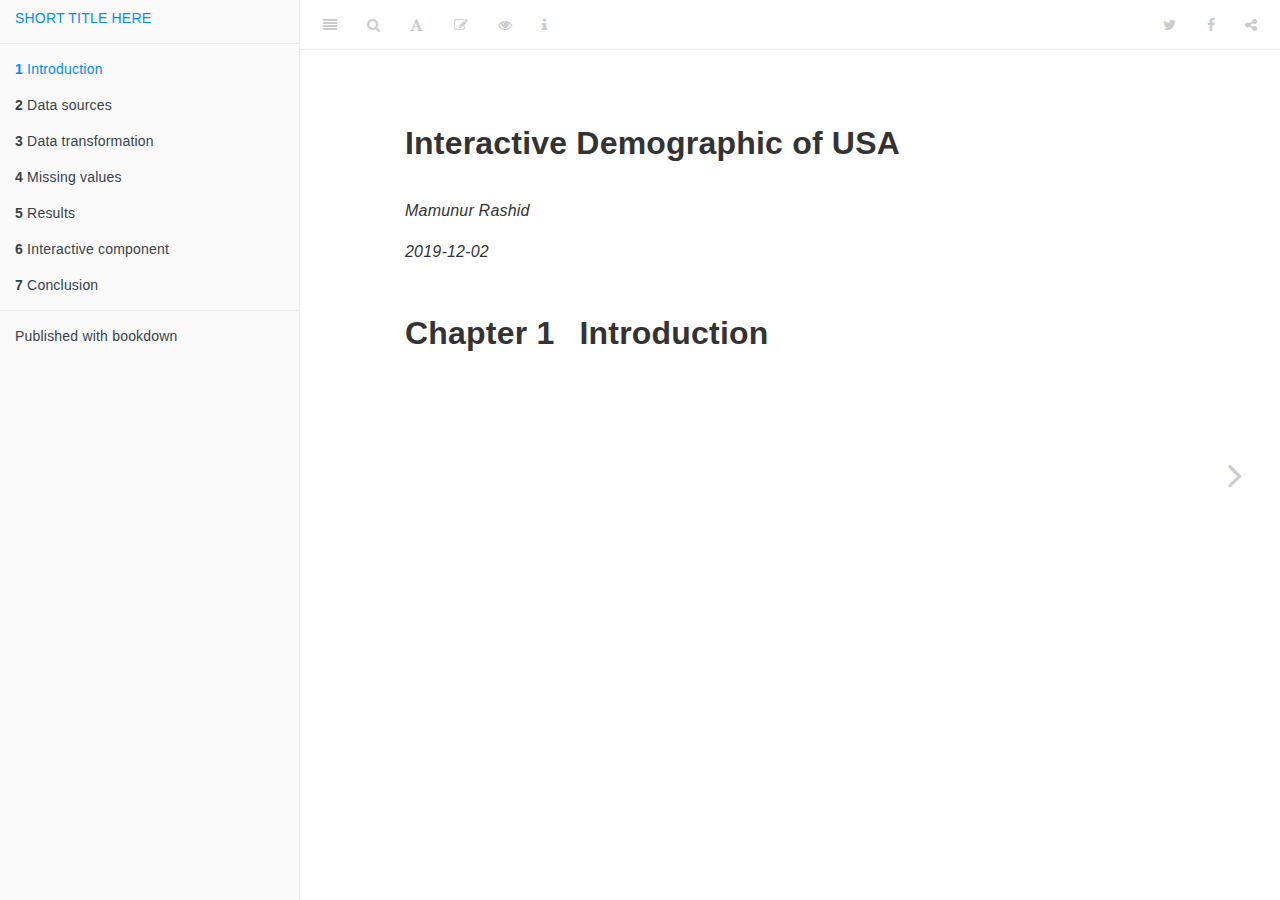
<file: docs/index.html>
<!DOCTYPE html>
<html xmlns="http://www.w3.org/1999/xhtml" lang="" xml:lang="">
<head>

  <meta charset="utf-8" />
  <meta http-equiv="X-UA-Compatible" content="IE=edge" />
  <title>Interactive Demographic of USA</title>
  <meta name="description" content="Interactive Demographic of USA" />
  <meta name="generator" content="bookdown 0.16 and GitBook 2.6.7" />

  <meta property="og:title" content="Interactive Demographic of USA" />
  <meta property="og:type" content="book" />
  
  
  
  

  <meta name="twitter:card" content="summary" />
  <meta name="twitter:title" content="Interactive Demographic of USA" />
  
  
  

<meta name="author" content="Mamunur Rashid" />


<meta name="date" content="2019-12-02" />

  <meta name="viewport" content="width=device-width, initial-scale=1" />
  <meta name="apple-mobile-web-app-capable" content="yes" />
  <meta name="apple-mobile-web-app-status-bar-style" content="black" />
  
  

<link rel="next" href="data-sources.html"/>
<script src="libs/jquery-2.2.3/jquery.min.js"></script>
<link href="libs/gitbook-2.6.7/css/style.css" rel="stylesheet" />
<link href="libs/gitbook-2.6.7/css/plugin-table.css" rel="stylesheet" />
<link href="libs/gitbook-2.6.7/css/plugin-bookdown.css" rel="stylesheet" />
<link href="libs/gitbook-2.6.7/css/plugin-highlight.css" rel="stylesheet" />
<link href="libs/gitbook-2.6.7/css/plugin-search.css" rel="stylesheet" />
<link href="libs/gitbook-2.6.7/css/plugin-fontsettings.css" rel="stylesheet" />
<link href="libs/gitbook-2.6.7/css/plugin-clipboard.css" rel="stylesheet" />












<link rel="stylesheet" href="style.css" type="text/css" />
</head>

<body>



  <div class="book without-animation with-summary font-size-2 font-family-1" data-basepath=".">

    <div class="book-summary">
      <nav role="navigation">

<ul class="summary">
<li><a href="./">SHORT TITLE HERE</a></li>

<li class="divider"></li>
<li class="chapter" data-level="1" data-path="index.html"><a href="index.html"><i class="fa fa-check"></i><b>1</b> Introduction</a></li>
<li class="chapter" data-level="2" data-path="data-sources.html"><a href="data-sources.html"><i class="fa fa-check"></i><b>2</b> Data sources</a></li>
<li class="chapter" data-level="3" data-path="data-transformation.html"><a href="data-transformation.html"><i class="fa fa-check"></i><b>3</b> Data transformation</a></li>
<li class="chapter" data-level="4" data-path="missing-values.html"><a href="missing-values.html"><i class="fa fa-check"></i><b>4</b> Missing values</a></li>
<li class="chapter" data-level="5" data-path="results.html"><a href="results.html"><i class="fa fa-check"></i><b>5</b> Results</a></li>
<li class="chapter" data-level="6" data-path="interactive-component.html"><a href="interactive-component.html"><i class="fa fa-check"></i><b>6</b> Interactive component</a></li>
<li class="chapter" data-level="7" data-path="conclusion.html"><a href="conclusion.html"><i class="fa fa-check"></i><b>7</b> Conclusion</a></li>
<li class="divider"></li>
<li><a href="https://github.com/rstudio/bookdown" target="blank">Published with bookdown</a></li>
</ul>

      </nav>
    </div>

    <div class="book-body">
      <div class="body-inner">
        <div class="book-header" role="navigation">
          <h1>
            <i class="fa fa-circle-o-notch fa-spin"></i><a href="./">Interactive Demographic of USA</a>
          </h1>
        </div>

        <div class="page-wrapper" tabindex="-1" role="main">
          <div class="page-inner">

            <section class="normal" id="section-">
<div id="header">
<h1 class="title">Interactive Demographic of USA</h1>
<p class="author"><em>Mamunur Rashid</em></p>
<p class="date"><em>2019-12-02</em></p>
</div>
<div id="introduction" class="section level1">
<h1><span class="header-section-number">Chapter 1</span> Introduction</h1>

</div>
            </section>

          </div>
        </div>
      </div>

<a href="data-sources.html" class="navigation navigation-next navigation-unique" aria-label="Next page"><i class="fa fa-angle-right"></i></a>
    </div>
  </div>
<script src="libs/gitbook-2.6.7/js/app.min.js"></script>
<script src="libs/gitbook-2.6.7/js/lunr.js"></script>
<script src="libs/gitbook-2.6.7/js/clipboard.min.js"></script>
<script src="libs/gitbook-2.6.7/js/plugin-search.js"></script>
<script src="libs/gitbook-2.6.7/js/plugin-sharing.js"></script>
<script src="libs/gitbook-2.6.7/js/plugin-fontsettings.js"></script>
<script src="libs/gitbook-2.6.7/js/plugin-bookdown.js"></script>
<script src="libs/gitbook-2.6.7/js/jquery.highlight.js"></script>
<script src="libs/gitbook-2.6.7/js/plugin-clipboard.js"></script>
<script>
gitbook.require(["gitbook"], function(gitbook) {
gitbook.start({
"sharing": {
"github": false,
"facebook": true,
"twitter": true,
"linkedin": false,
"weibo": false,
"instapaper": false,
"vk": false,
"all": ["facebook", "twitter", "linkedin", "weibo", "instapaper"]
},
"fontsettings": {
"theme": "white",
"family": "sans",
"size": 2
},
"edit": {
"link": "https://github.com/mr3862/EDAVprojectMR/edit/master/index.Rmd",
"text": "Edit"
},
"history": {
"link": null,
"text": null
},
"view": {
"link": "https://github.com/mr3862/EDAVprojectMR/blob/master/index.Rmd",
"text": null
},
"download": null,
"toc": {
"collapse": "subsection"
}
});
});
</script>

</body>

</html>
</file>
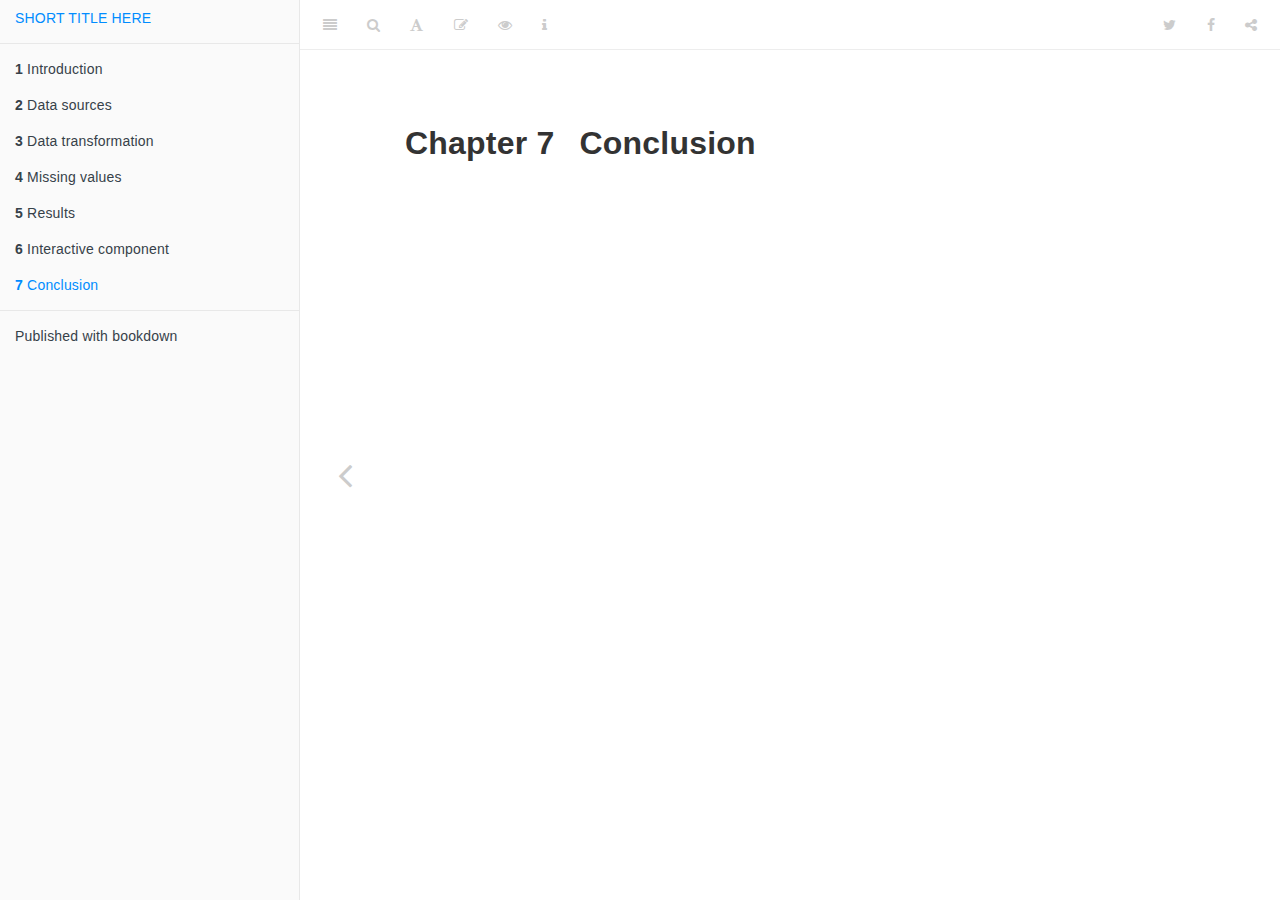
<file: docs/conclusion.html>
<!DOCTYPE html>
<html xmlns="http://www.w3.org/1999/xhtml" lang="" xml:lang="">
<head>

  <meta charset="utf-8" />
  <meta http-equiv="X-UA-Compatible" content="IE=edge" />
  <title>Chapter 7 Conclusion | Interactive Demographic of USA</title>
  <meta name="description" content="Chapter 7 Conclusion | Interactive Demographic of USA" />
  <meta name="generator" content="bookdown 0.16 and GitBook 2.6.7" />

  <meta property="og:title" content="Chapter 7 Conclusion | Interactive Demographic of USA" />
  <meta property="og:type" content="book" />
  
  
  
  

  <meta name="twitter:card" content="summary" />
  <meta name="twitter:title" content="Chapter 7 Conclusion | Interactive Demographic of USA" />
  
  
  

<meta name="author" content="Mamunur Rashid" />


<meta name="date" content="2019-12-02" />

  <meta name="viewport" content="width=device-width, initial-scale=1" />
  <meta name="apple-mobile-web-app-capable" content="yes" />
  <meta name="apple-mobile-web-app-status-bar-style" content="black" />
  
  
<link rel="prev" href="interactive-component.html"/>

<script src="libs/jquery-2.2.3/jquery.min.js"></script>
<link href="libs/gitbook-2.6.7/css/style.css" rel="stylesheet" />
<link href="libs/gitbook-2.6.7/css/plugin-table.css" rel="stylesheet" />
<link href="libs/gitbook-2.6.7/css/plugin-bookdown.css" rel="stylesheet" />
<link href="libs/gitbook-2.6.7/css/plugin-highlight.css" rel="stylesheet" />
<link href="libs/gitbook-2.6.7/css/plugin-search.css" rel="stylesheet" />
<link href="libs/gitbook-2.6.7/css/plugin-fontsettings.css" rel="stylesheet" />
<link href="libs/gitbook-2.6.7/css/plugin-clipboard.css" rel="stylesheet" />












<link rel="stylesheet" href="style.css" type="text/css" />
</head>

<body>



  <div class="book without-animation with-summary font-size-2 font-family-1" data-basepath=".">

    <div class="book-summary">
      <nav role="navigation">

<ul class="summary">
<li><a href="./">SHORT TITLE HERE</a></li>

<li class="divider"></li>
<li class="chapter" data-level="1" data-path="index.html"><a href="index.html"><i class="fa fa-check"></i><b>1</b> Introduction</a></li>
<li class="chapter" data-level="2" data-path="data-sources.html"><a href="data-sources.html"><i class="fa fa-check"></i><b>2</b> Data sources</a></li>
<li class="chapter" data-level="3" data-path="data-transformation.html"><a href="data-transformation.html"><i class="fa fa-check"></i><b>3</b> Data transformation</a></li>
<li class="chapter" data-level="4" data-path="missing-values.html"><a href="missing-values.html"><i class="fa fa-check"></i><b>4</b> Missing values</a></li>
<li class="chapter" data-level="5" data-path="results.html"><a href="results.html"><i class="fa fa-check"></i><b>5</b> Results</a></li>
<li class="chapter" data-level="6" data-path="interactive-component.html"><a href="interactive-component.html"><i class="fa fa-check"></i><b>6</b> Interactive component</a></li>
<li class="chapter" data-level="7" data-path="conclusion.html"><a href="conclusion.html"><i class="fa fa-check"></i><b>7</b> Conclusion</a></li>
<li class="divider"></li>
<li><a href="https://github.com/rstudio/bookdown" target="blank">Published with bookdown</a></li>
</ul>

      </nav>
    </div>

    <div class="book-body">
      <div class="body-inner">
        <div class="book-header" role="navigation">
          <h1>
            <i class="fa fa-circle-o-notch fa-spin"></i><a href="./">Interactive Demographic of USA</a>
          </h1>
        </div>

        <div class="page-wrapper" tabindex="-1" role="main">
          <div class="page-inner">

            <section class="normal" id="section-">
<div id="conclusion" class="section level1">
<h1><span class="header-section-number">Chapter 7</span> Conclusion</h1>

</div>
            </section>

          </div>
        </div>
      </div>
<a href="interactive-component.html" class="navigation navigation-prev navigation-unique" aria-label="Previous page"><i class="fa fa-angle-left"></i></a>

    </div>
  </div>
<script src="libs/gitbook-2.6.7/js/app.min.js"></script>
<script src="libs/gitbook-2.6.7/js/lunr.js"></script>
<script src="libs/gitbook-2.6.7/js/clipboard.min.js"></script>
<script src="libs/gitbook-2.6.7/js/plugin-search.js"></script>
<script src="libs/gitbook-2.6.7/js/plugin-sharing.js"></script>
<script src="libs/gitbook-2.6.7/js/plugin-fontsettings.js"></script>
<script src="libs/gitbook-2.6.7/js/plugin-bookdown.js"></script>
<script src="libs/gitbook-2.6.7/js/jquery.highlight.js"></script>
<script src="libs/gitbook-2.6.7/js/plugin-clipboard.js"></script>
<script>
gitbook.require(["gitbook"], function(gitbook) {
gitbook.start({
"sharing": {
"github": false,
"facebook": true,
"twitter": true,
"linkedin": false,
"weibo": false,
"instapaper": false,
"vk": false,
"all": ["facebook", "twitter", "linkedin", "weibo", "instapaper"]
},
"fontsettings": {
"theme": "white",
"family": "sans",
"size": 2
},
"edit": {
"link": "https://github.com/mr3862/EDAVprojectMR/edit/master/07-conclusion.Rmd",
"text": "Edit"
},
"history": {
"link": null,
"text": null
},
"view": {
"link": "https://github.com/mr3862/EDAVprojectMR/blob/master/07-conclusion.Rmd",
"text": null
},
"download": null,
"toc": {
"collapse": "subsection"
}
});
});
</script>

</body>

</html>
</file>
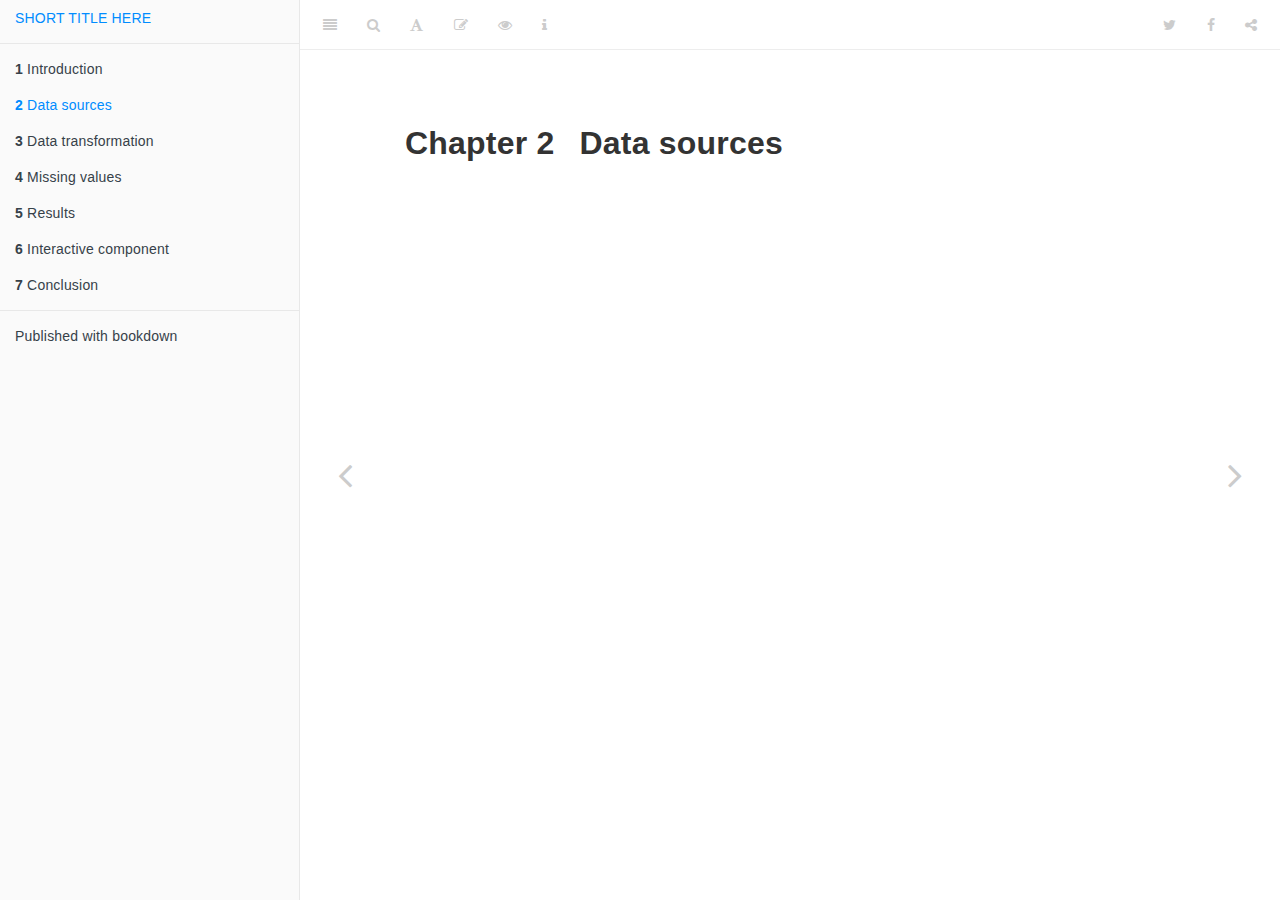
<file: docs/data-sources.html>
<!DOCTYPE html>
<html xmlns="http://www.w3.org/1999/xhtml" lang="" xml:lang="">
<head>

  <meta charset="utf-8" />
  <meta http-equiv="X-UA-Compatible" content="IE=edge" />
  <title>Chapter 2 Data sources | Interactive Demographic of USA</title>
  <meta name="description" content="Chapter 2 Data sources | Interactive Demographic of USA" />
  <meta name="generator" content="bookdown 0.16 and GitBook 2.6.7" />

  <meta property="og:title" content="Chapter 2 Data sources | Interactive Demographic of USA" />
  <meta property="og:type" content="book" />
  
  
  
  

  <meta name="twitter:card" content="summary" />
  <meta name="twitter:title" content="Chapter 2 Data sources | Interactive Demographic of USA" />
  
  
  

<meta name="author" content="Mamunur Rashid" />


<meta name="date" content="2019-12-02" />

  <meta name="viewport" content="width=device-width, initial-scale=1" />
  <meta name="apple-mobile-web-app-capable" content="yes" />
  <meta name="apple-mobile-web-app-status-bar-style" content="black" />
  
  
<link rel="prev" href="index.html"/>
<link rel="next" href="data-transformation.html"/>
<script src="libs/jquery-2.2.3/jquery.min.js"></script>
<link href="libs/gitbook-2.6.7/css/style.css" rel="stylesheet" />
<link href="libs/gitbook-2.6.7/css/plugin-table.css" rel="stylesheet" />
<link href="libs/gitbook-2.6.7/css/plugin-bookdown.css" rel="stylesheet" />
<link href="libs/gitbook-2.6.7/css/plugin-highlight.css" rel="stylesheet" />
<link href="libs/gitbook-2.6.7/css/plugin-search.css" rel="stylesheet" />
<link href="libs/gitbook-2.6.7/css/plugin-fontsettings.css" rel="stylesheet" />
<link href="libs/gitbook-2.6.7/css/plugin-clipboard.css" rel="stylesheet" />












<link rel="stylesheet" href="style.css" type="text/css" />
</head>

<body>



  <div class="book without-animation with-summary font-size-2 font-family-1" data-basepath=".">

    <div class="book-summary">
      <nav role="navigation">

<ul class="summary">
<li><a href="./">SHORT TITLE HERE</a></li>

<li class="divider"></li>
<li class="chapter" data-level="1" data-path="index.html"><a href="index.html"><i class="fa fa-check"></i><b>1</b> Introduction</a></li>
<li class="chapter" data-level="2" data-path="data-sources.html"><a href="data-sources.html"><i class="fa fa-check"></i><b>2</b> Data sources</a></li>
<li class="chapter" data-level="3" data-path="data-transformation.html"><a href="data-transformation.html"><i class="fa fa-check"></i><b>3</b> Data transformation</a></li>
<li class="chapter" data-level="4" data-path="missing-values.html"><a href="missing-values.html"><i class="fa fa-check"></i><b>4</b> Missing values</a></li>
<li class="chapter" data-level="5" data-path="results.html"><a href="results.html"><i class="fa fa-check"></i><b>5</b> Results</a></li>
<li class="chapter" data-level="6" data-path="interactive-component.html"><a href="interactive-component.html"><i class="fa fa-check"></i><b>6</b> Interactive component</a></li>
<li class="chapter" data-level="7" data-path="conclusion.html"><a href="conclusion.html"><i class="fa fa-check"></i><b>7</b> Conclusion</a></li>
<li class="divider"></li>
<li><a href="https://github.com/rstudio/bookdown" target="blank">Published with bookdown</a></li>
</ul>

      </nav>
    </div>

    <div class="book-body">
      <div class="body-inner">
        <div class="book-header" role="navigation">
          <h1>
            <i class="fa fa-circle-o-notch fa-spin"></i><a href="./">Interactive Demographic of USA</a>
          </h1>
        </div>

        <div class="page-wrapper" tabindex="-1" role="main">
          <div class="page-inner">

            <section class="normal" id="section-">
<div id="data-sources" class="section level1">
<h1><span class="header-section-number">Chapter 2</span> Data sources</h1>

</div>
            </section>

          </div>
        </div>
      </div>
<a href="index.html" class="navigation navigation-prev " aria-label="Previous page"><i class="fa fa-angle-left"></i></a>
<a href="data-transformation.html" class="navigation navigation-next " aria-label="Next page"><i class="fa fa-angle-right"></i></a>
    </div>
  </div>
<script src="libs/gitbook-2.6.7/js/app.min.js"></script>
<script src="libs/gitbook-2.6.7/js/lunr.js"></script>
<script src="libs/gitbook-2.6.7/js/clipboard.min.js"></script>
<script src="libs/gitbook-2.6.7/js/plugin-search.js"></script>
<script src="libs/gitbook-2.6.7/js/plugin-sharing.js"></script>
<script src="libs/gitbook-2.6.7/js/plugin-fontsettings.js"></script>
<script src="libs/gitbook-2.6.7/js/plugin-bookdown.js"></script>
<script src="libs/gitbook-2.6.7/js/jquery.highlight.js"></script>
<script src="libs/gitbook-2.6.7/js/plugin-clipboard.js"></script>
<script>
gitbook.require(["gitbook"], function(gitbook) {
gitbook.start({
"sharing": {
"github": false,
"facebook": true,
"twitter": true,
"linkedin": false,
"weibo": false,
"instapaper": false,
"vk": false,
"all": ["facebook", "twitter", "linkedin", "weibo", "instapaper"]
},
"fontsettings": {
"theme": "white",
"family": "sans",
"size": 2
},
"edit": {
"link": "https://github.com/mr3862/EDAVprojectMR/edit/master/02-data.Rmd",
"text": "Edit"
},
"history": {
"link": null,
"text": null
},
"view": {
"link": "https://github.com/mr3862/EDAVprojectMR/blob/master/02-data.Rmd",
"text": null
},
"download": null,
"toc": {
"collapse": "subsection"
}
});
});
</script>

</body>

</html>
</file>
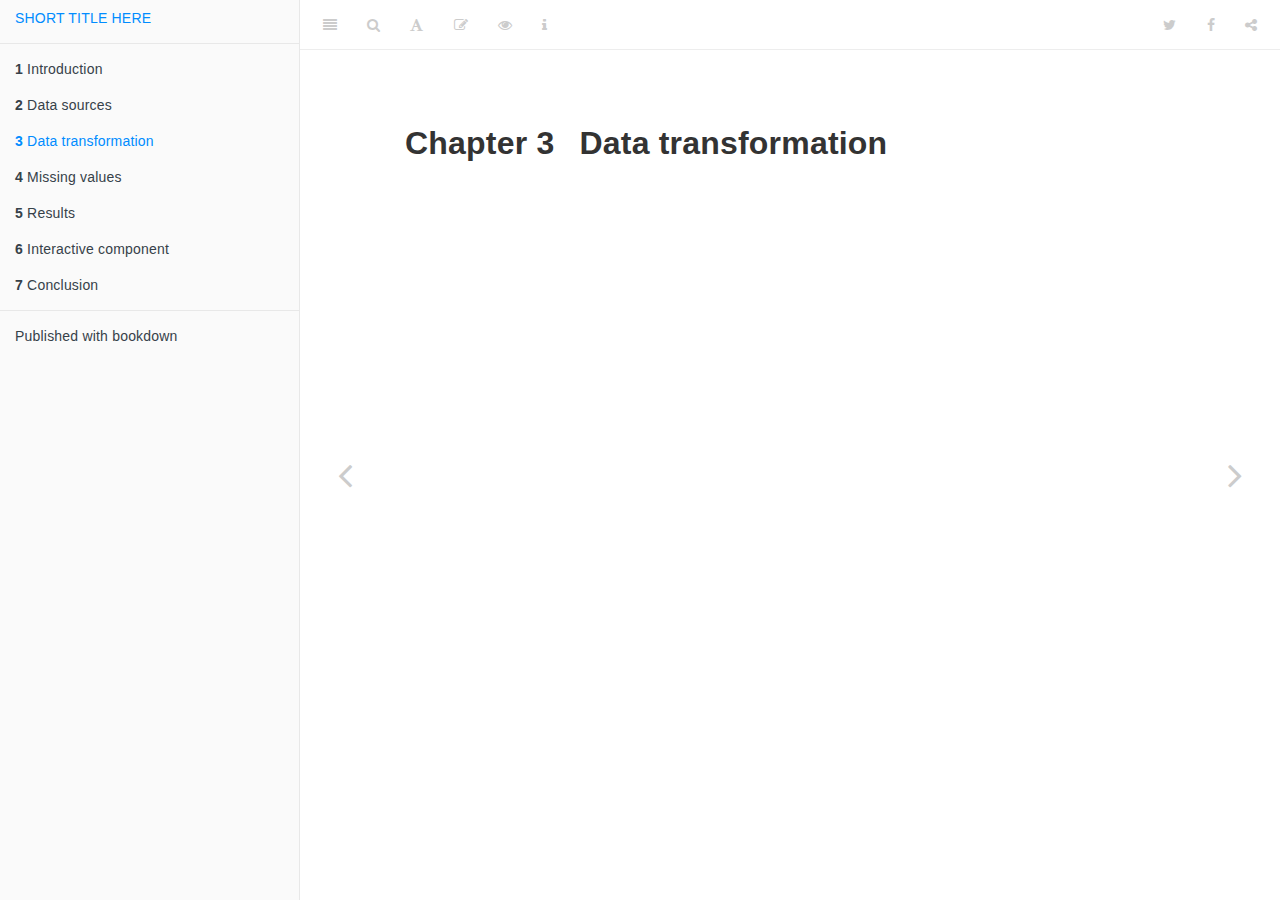
<file: docs/data-transformation.html>
<!DOCTYPE html>
<html xmlns="http://www.w3.org/1999/xhtml" lang="" xml:lang="">
<head>

  <meta charset="utf-8" />
  <meta http-equiv="X-UA-Compatible" content="IE=edge" />
  <title>Chapter 3 Data transformation | Interactive Demographic of USA</title>
  <meta name="description" content="Chapter 3 Data transformation | Interactive Demographic of USA" />
  <meta name="generator" content="bookdown 0.16 and GitBook 2.6.7" />

  <meta property="og:title" content="Chapter 3 Data transformation | Interactive Demographic of USA" />
  <meta property="og:type" content="book" />
  
  
  
  

  <meta name="twitter:card" content="summary" />
  <meta name="twitter:title" content="Chapter 3 Data transformation | Interactive Demographic of USA" />
  
  
  

<meta name="author" content="Mamunur Rashid" />


<meta name="date" content="2019-12-02" />

  <meta name="viewport" content="width=device-width, initial-scale=1" />
  <meta name="apple-mobile-web-app-capable" content="yes" />
  <meta name="apple-mobile-web-app-status-bar-style" content="black" />
  
  
<link rel="prev" href="data-sources.html"/>
<link rel="next" href="missing-values.html"/>
<script src="libs/jquery-2.2.3/jquery.min.js"></script>
<link href="libs/gitbook-2.6.7/css/style.css" rel="stylesheet" />
<link href="libs/gitbook-2.6.7/css/plugin-table.css" rel="stylesheet" />
<link href="libs/gitbook-2.6.7/css/plugin-bookdown.css" rel="stylesheet" />
<link href="libs/gitbook-2.6.7/css/plugin-highlight.css" rel="stylesheet" />
<link href="libs/gitbook-2.6.7/css/plugin-search.css" rel="stylesheet" />
<link href="libs/gitbook-2.6.7/css/plugin-fontsettings.css" rel="stylesheet" />
<link href="libs/gitbook-2.6.7/css/plugin-clipboard.css" rel="stylesheet" />












<link rel="stylesheet" href="style.css" type="text/css" />
</head>

<body>



  <div class="book without-animation with-summary font-size-2 font-family-1" data-basepath=".">

    <div class="book-summary">
      <nav role="navigation">

<ul class="summary">
<li><a href="./">SHORT TITLE HERE</a></li>

<li class="divider"></li>
<li class="chapter" data-level="1" data-path="index.html"><a href="index.html"><i class="fa fa-check"></i><b>1</b> Introduction</a></li>
<li class="chapter" data-level="2" data-path="data-sources.html"><a href="data-sources.html"><i class="fa fa-check"></i><b>2</b> Data sources</a></li>
<li class="chapter" data-level="3" data-path="data-transformation.html"><a href="data-transformation.html"><i class="fa fa-check"></i><b>3</b> Data transformation</a></li>
<li class="chapter" data-level="4" data-path="missing-values.html"><a href="missing-values.html"><i class="fa fa-check"></i><b>4</b> Missing values</a></li>
<li class="chapter" data-level="5" data-path="results.html"><a href="results.html"><i class="fa fa-check"></i><b>5</b> Results</a></li>
<li class="chapter" data-level="6" data-path="interactive-component.html"><a href="interactive-component.html"><i class="fa fa-check"></i><b>6</b> Interactive component</a></li>
<li class="chapter" data-level="7" data-path="conclusion.html"><a href="conclusion.html"><i class="fa fa-check"></i><b>7</b> Conclusion</a></li>
<li class="divider"></li>
<li><a href="https://github.com/rstudio/bookdown" target="blank">Published with bookdown</a></li>
</ul>

      </nav>
    </div>

    <div class="book-body">
      <div class="body-inner">
        <div class="book-header" role="navigation">
          <h1>
            <i class="fa fa-circle-o-notch fa-spin"></i><a href="./">Interactive Demographic of USA</a>
          </h1>
        </div>

        <div class="page-wrapper" tabindex="-1" role="main">
          <div class="page-inner">

            <section class="normal" id="section-">
<div id="data-transformation" class="section level1">
<h1><span class="header-section-number">Chapter 3</span> Data transformation</h1>

</div>
            </section>

          </div>
        </div>
      </div>
<a href="data-sources.html" class="navigation navigation-prev " aria-label="Previous page"><i class="fa fa-angle-left"></i></a>
<a href="missing-values.html" class="navigation navigation-next " aria-label="Next page"><i class="fa fa-angle-right"></i></a>
    </div>
  </div>
<script src="libs/gitbook-2.6.7/js/app.min.js"></script>
<script src="libs/gitbook-2.6.7/js/lunr.js"></script>
<script src="libs/gitbook-2.6.7/js/clipboard.min.js"></script>
<script src="libs/gitbook-2.6.7/js/plugin-search.js"></script>
<script src="libs/gitbook-2.6.7/js/plugin-sharing.js"></script>
<script src="libs/gitbook-2.6.7/js/plugin-fontsettings.js"></script>
<script src="libs/gitbook-2.6.7/js/plugin-bookdown.js"></script>
<script src="libs/gitbook-2.6.7/js/jquery.highlight.js"></script>
<script src="libs/gitbook-2.6.7/js/plugin-clipboard.js"></script>
<script>
gitbook.require(["gitbook"], function(gitbook) {
gitbook.start({
"sharing": {
"github": false,
"facebook": true,
"twitter": true,
"linkedin": false,
"weibo": false,
"instapaper": false,
"vk": false,
"all": ["facebook", "twitter", "linkedin", "weibo", "instapaper"]
},
"fontsettings": {
"theme": "white",
"family": "sans",
"size": 2
},
"edit": {
"link": "https://github.com/mr3862/EDAVprojectMR/edit/master/03-cleaning.Rmd",
"text": "Edit"
},
"history": {
"link": null,
"text": null
},
"view": {
"link": "https://github.com/mr3862/EDAVprojectMR/blob/master/03-cleaning.Rmd",
"text": null
},
"download": null,
"toc": {
"collapse": "subsection"
}
});
});
</script>

</body>

</html>
</file>
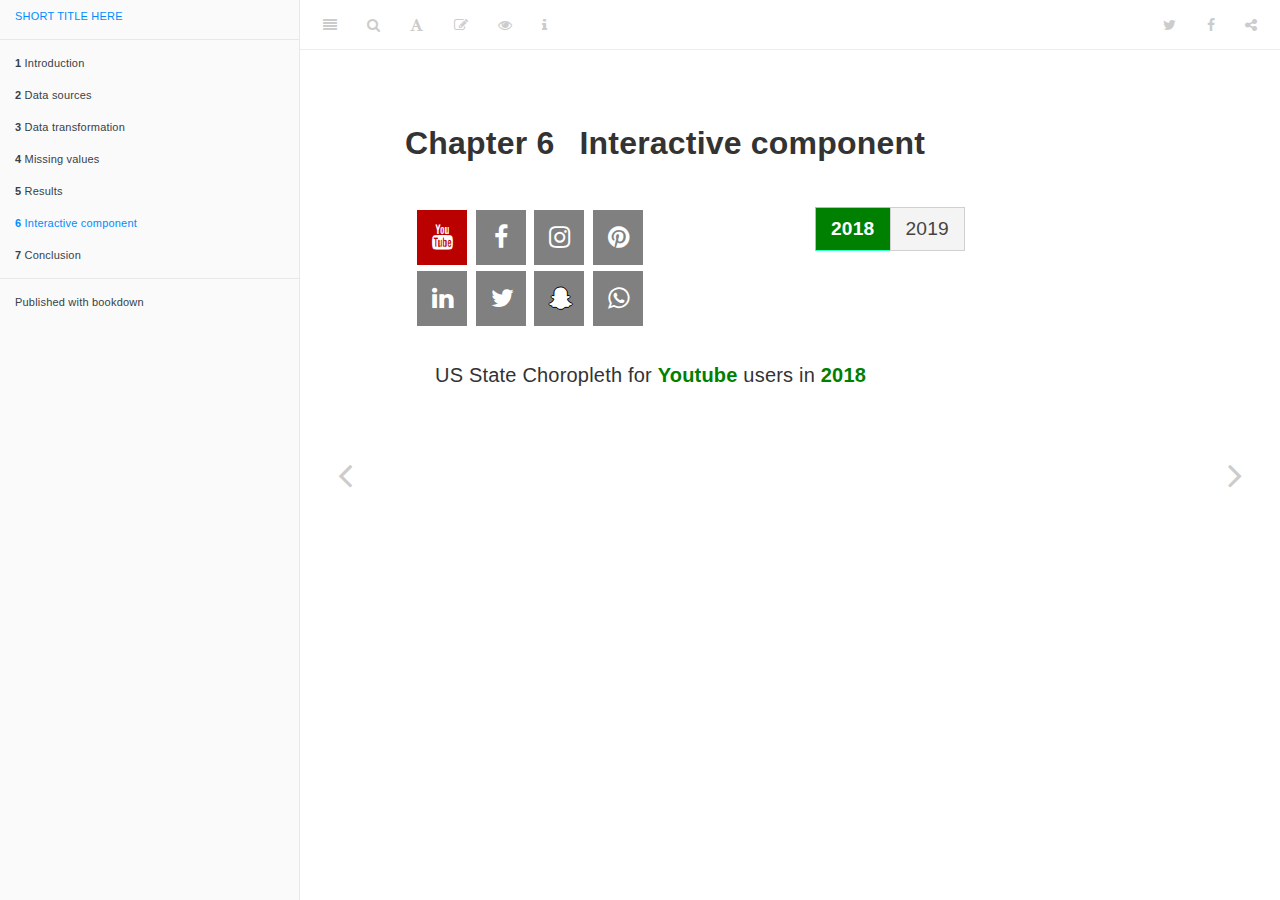
<file: docs/interactive-component.html>
<!DOCTYPE html>
<html xmlns="http://www.w3.org/1999/xhtml" lang="" xml:lang="">
<head>

  <meta charset="utf-8" />
  <meta http-equiv="X-UA-Compatible" content="IE=edge" />
  <title>Chapter 6 Interactive component | Interactive Demographic of USA</title>
  <meta name="description" content="Chapter 6 Interactive component | Interactive Demographic of USA" />
  <meta name="generator" content="bookdown 0.16 and GitBook 2.6.7" />

  <meta property="og:title" content="Chapter 6 Interactive component | Interactive Demographic of USA" />
  <meta property="og:type" content="book" />
  
  
  
  

  <meta name="twitter:card" content="summary" />
  <meta name="twitter:title" content="Chapter 6 Interactive component | Interactive Demographic of USA" />
  
  
  

<meta name="author" content="Mamunur Rashid" />


<meta name="date" content="2019-12-02" />

  <meta name="viewport" content="width=device-width, initial-scale=1" />
  <meta name="apple-mobile-web-app-capable" content="yes" />
  <meta name="apple-mobile-web-app-status-bar-style" content="black" />
  
  
<link rel="prev" href="results.html"/>
<link rel="next" href="conclusion.html"/>
<script src="libs/jquery-2.2.3/jquery.min.js"></script>
<link href="libs/gitbook-2.6.7/css/style.css" rel="stylesheet" />
<link href="libs/gitbook-2.6.7/css/plugin-table.css" rel="stylesheet" />
<link href="libs/gitbook-2.6.7/css/plugin-bookdown.css" rel="stylesheet" />
<link href="libs/gitbook-2.6.7/css/plugin-highlight.css" rel="stylesheet" />
<link href="libs/gitbook-2.6.7/css/plugin-search.css" rel="stylesheet" />
<link href="libs/gitbook-2.6.7/css/plugin-fontsettings.css" rel="stylesheet" />
<link href="libs/gitbook-2.6.7/css/plugin-clipboard.css" rel="stylesheet" />












<link rel="stylesheet" href="style.css" type="text/css" />
</head>

<body>



  <div class="book without-animation with-summary font-size-2 font-family-1" data-basepath=".">

    <div class="book-summary">
      <nav role="navigation">

<ul class="summary">
<li><a href="./">SHORT TITLE HERE</a></li>

<li class="divider"></li>
<li class="chapter" data-level="1" data-path="index.html"><a href="index.html"><i class="fa fa-check"></i><b>1</b> Introduction</a></li>
<li class="chapter" data-level="2" data-path="data-sources.html"><a href="data-sources.html"><i class="fa fa-check"></i><b>2</b> Data sources</a></li>
<li class="chapter" data-level="3" data-path="data-transformation.html"><a href="data-transformation.html"><i class="fa fa-check"></i><b>3</b> Data transformation</a></li>
<li class="chapter" data-level="4" data-path="missing-values.html"><a href="missing-values.html"><i class="fa fa-check"></i><b>4</b> Missing values</a></li>
<li class="chapter" data-level="5" data-path="results.html"><a href="results.html"><i class="fa fa-check"></i><b>5</b> Results</a></li>
<li class="chapter" data-level="6" data-path="interactive-component.html"><a href="interactive-component.html"><i class="fa fa-check"></i><b>6</b> Interactive component</a></li>
<li class="chapter" data-level="7" data-path="conclusion.html"><a href="conclusion.html"><i class="fa fa-check"></i><b>7</b> Conclusion</a></li>
<li class="divider"></li>
<li><a href="https://github.com/rstudio/bookdown" target="blank">Published with bookdown</a></li>
</ul>

      </nav>
    </div>

    <div class="book-body">
      <div class="body-inner">
        <div class="book-header" role="navigation">
          <h1>
            <i class="fa fa-circle-o-notch fa-spin"></i><a href="./">Interactive Demographic of USA</a>
          </h1>
        </div>

        <div class="page-wrapper" tabindex="-1" role="main">
          <div class="page-inner">

            <section class="normal" id="section-">
<div id="interactive-component" class="section level1">
<h1><span class="header-section-number">Chapter 6</span> Interactive component</h1>
<script src="https://d3js.org/d3.v5.min.js"></script>
<p><link rel="stylesheet" href="css/jquery.toggleinput.css">
<link rel="stylesheet" href="css/site.css">
<link rel="stylesheet" href="https://cdnjs.cloudflare.com/ajax/libs/font-awesome/4.7.0/css/font-awesome.min.css">
<link rel="stylesheet" href="css/social-media-logo.css"></p>
<style type="text/css">
</style>
<div id="divSocial" style="padding: 10px; float:left; width:400px;">
<p><a href="#" class="fa fa-youtube active"  media="youtube" title="Youtube"></a>
<a href="#" class="fa fa-facebook"  media="facebook" title="Facebook"></a>
<a href="#" class="fa fa-instagram"  media="instagram" title="Instagram"></a>
<a href="#" class="fa fa-pinterest"  media="pintrest" title="Pintrest"></a>
<br>
<a href="#" class="fa fa-linkedin"  media="linkedin" title="Linkedin"></a>
<a href="#" class="fa fa-twitter"  media="twitter" title="Twitter"></a>
<a href="#" class="fa fa-snapchat-ghost"  media="snapchat" title="Snapchat"></a>
<a href="#" class="fa fa-whatsapp"  media="whatsapp" title="Whatsapp"></a></p>
</div>
<div class="has-toggle-input" style="padding: 10px; float:left;">
<label class="lblyear active" year="2018">
2018
</label>
<label class="lblyear" year="2019">
2019
</label>
</div>
<div style="clear:both">

</div>
<div style="padding:5px;">
<p><span style="padding-left:25px; font-size:20px;">
US State Choropleth for <span id="spnSocialMedia" style="font-weight:bolder;color:green">Youtube</span> users in <span id="spnYear" style="font-weight:bolder;color:green">2018</span>
</span></p>
</div>
<div id="tooltip" class="tooltip" style="opacity:0;">

</div>
<!-- SVG div -->
<div id="chart">

</div>
<script type="text/javascript">

    var width = 1000, height = 800;
    var margin = { top: 20, right: 20, bottom: 20, left: 20 };
    var svg = d3.select("#chart").append("svg").attr("width", width).attr("height", height);
        svg.append("g").attr("id","map");
        var year = "2018",social_media = "youtube";
        
        var projection = d3.geoAlbersUsa() 
           .translate([425, height/3])    // translate to center of screen
           .scale([1000]);          // scale things down so see entire US

        var path = d3.geoPath()  
            .projection(projection);  // tell path generator to use albersUsa projection
        
        var map_dataset = null;
        var social_dataset = null;
                    
        //var lowColor = '#f9f9f9';
        //var highColor = '#bc2a66';
        var minVal = 0;
        var maxVal = 0;
        var w = 140, h = 400;
        
        var lowColor = '#fff';
        //var highColor = '#bc2a66';
        var highColorConf = {"youtube":"#bb0000","facebook":"#3B5998","instagram":"#125688","pintrest":"#cb2027",
        "linkedin":"#007bb5","twitter":"#55ACEE ","snapchat":"#fffc00","whatsapp":"#25d366"};
        
        function drawLegend(){

        var legend = svg.append("defs")
            .append("svg:linearGradient")
            .attr("id", "gradient")
            .attr("x1", "100%")
            .attr("y1", "0%")
            .attr("x2", "100%")
            .attr("y2", "100%")
            .attr("spreadMethod", "pad");
  
        legend.append("stop")
            .attr("offset", "0%")
            .attr("stop-color", highColorConf[social_media])
            .attr("stop-opacity", 1);
            
        legend.append("stop")
            .attr("offset", "100%")
            .attr("stop-color", lowColor)
            .attr("stop-opacity", 1);
  
        svg.append("rect")
            .attr("id","lgnd")
            .attr("width", w - 100)
            .attr("height", h)
            .style("fill", "url(#gradient)")
            .attr("transform", "translate(5,20)");
  
        var y = d3.scaleLinear()
            .range([h-10, 0])
            .domain([0, 100]);
  
        var yAxis = d3.axisRight(y).ticks(10);
  
        svg.append("g")
            .attr("id","grp_scale")
            .attr("class", "y axis")
            .attr("transform", "translate(5, 25)")
            .call(yAxis);           

        }
        
        function updateLegend(){

            var legend = svg.select("#gradient");

            if(legend.empty() == true)
            {
                return;
            }           
            legend.selectAll("stop").remove();
            
            legend.append("stop")
                .attr("offset", "0%")
                .attr("stop-color", highColorConf[social_media])
                .attr("stop-opacity", 1);
                
            legend.append("stop")
                .attr("offset", "100%")
                .attr("stop-color", lowColor)
                .attr("stop-opacity", 1);

            svg.select("rect#lgnd")
                .style("fill", "url(#gradient)");
                
      /*
            var y = d3.scaleLinear()
                .range([h, 0])
                .domain([minVal, maxVal]);

            var yAxis = d3.axisRight(y).ticks(10);

            svg.select("g#grp_scale")
                .call(yAxis);   */      

        }
        

        function populateStat(){
        
             var select_dataset = social_dataset.filter(sm => sm.year == year && sm.app == social_media);
            for (var i = 0; i < map_dataset.length; i++) {
                var state_id = Number(map_dataset[i].id);
                
                var select_data = select_dataset.find(sm => sm.state_id == state_id);
                map_dataset[i].select_data = select_data;
            }
            
            var div = d3.select("div#tooltip"); 
            //minVal = d3.min(select_dataset.map(d=>d.user));
            //maxVal = d3.max(select_dataset.map(d=>d.user));
            var ramp = d3.scaleLinear().domain([0,1]).range([lowColor,highColorConf[social_media]]);
            
            svg.select("g#map")
            .selectAll("path")
            .data(map_dataset, d=>d.id)
            .on("mouseover", function(d) {  
                var html = "State: " + d.properties.name +"<br/>"
                            + "Social Media: "+ social_media.charAt(0).toUpperCase() + social_media.slice(1) +"<br/>"
                            + "Year: "+ year +"<br/>"
                            + "User: <strong>"+ Number(Number(d.select_data.percent_use) * 100).toFixed(2) +"%</strong>"+"<br/>"
                            + "Total Respondents: <strong>"+ d.select_data.total_respondents +"</strong>";
                div.transition()        
                    .duration(200)      
                    .style("opacity", .9);      

          var padX = d3.event.pageX;
          var padY = d3.event.pageY - 30;
          
          if (d3.selectAll(".book").classed("with-summary") == true) {
            try{
              var sum_div = d3.select(".book .book-summary")
              var pxl = parseInt(sum_div.style("width"))
              padX = padX - pxl;
              
            }catch(error) {
            }
          }
        
          div.html(html)  
              .style("left", padX + "px")     
              .style("top", padY + "px"); 
                    
            })                  
            .on("mouseout", function(d) {       
                div.transition()        
                    .duration(500)      
                    .style("opacity", 0);   
            })
            
            .transition().duration(1500)
            .style("fill", function(d) { 
                //console.log(d.id);
                if(d.select_data){
                    return ramp(d.select_data.percent_use); 
                }else{
                    return ramp(0);
                }
            });

            updateLegend();
                
        }
    
    
        //load data from files
        d3.json("data/us-states.json").then (function(json) {
            //console.log(json);
            
            svg.select("g#map")
            .selectAll("path")
            .data(json.features, d=>d.id)
            .enter()
            .append("path")
            .attr("d", path)
            .style("stroke", "#e0e0e0")
            .style("stroke-width", "1")
            .style("fill", "#000");
            
            d3.json("data/state_social_media.json").then (function(social) {
            
                 social_dataset = social.data;
                 map_dataset = json.features;

                populateStat();
                drawLegend();

            })
            .catch(function(err){
                console.log(err);
            });
            
        }); 
        
        
        socialMediaClickEvent = function(){
        
            d3.selectAll(".fa").classed("active",false);
            d3.select(this).classed("active",true);
            
            social_media = this.attributes.media.value;
            //console.log(social_media);
            $("#spnSocialMedia").html(this.attributes.title.value);
            
            populateStat();
            

            event.preventDefault();
            return false;   
        }
        
        yearClickEvent = function(){
        
            d3.selectAll(".lblyear").classed("active",false);
            d3.select(this).classed("active",true);
            
            year = this.attributes.year.value;
            $("#spnYear").html(year);
      /*
            if(year == "2019"){
                lowColor = "#D5CABD";
                highColor = "#845EC2";
            }
            else{
                lowColor = '#f9f9f9';
                highColor = '#bc2a66';
            }
            */
             populateStat();
        }   

        d3.selectAll(".lblyear").on("click",yearClickEvent);
        d3.selectAll(".fa").on("click",socialMediaClickEvent);

</script>

</div>
            </section>

          </div>
        </div>
      </div>
<a href="results.html" class="navigation navigation-prev " aria-label="Previous page"><i class="fa fa-angle-left"></i></a>
<a href="conclusion.html" class="navigation navigation-next " aria-label="Next page"><i class="fa fa-angle-right"></i></a>
    </div>
  </div>
<script src="libs/gitbook-2.6.7/js/app.min.js"></script>
<script src="libs/gitbook-2.6.7/js/lunr.js"></script>
<script src="libs/gitbook-2.6.7/js/clipboard.min.js"></script>
<script src="libs/gitbook-2.6.7/js/plugin-search.js"></script>
<script src="libs/gitbook-2.6.7/js/plugin-sharing.js"></script>
<script src="libs/gitbook-2.6.7/js/plugin-fontsettings.js"></script>
<script src="libs/gitbook-2.6.7/js/plugin-bookdown.js"></script>
<script src="libs/gitbook-2.6.7/js/jquery.highlight.js"></script>
<script src="libs/gitbook-2.6.7/js/plugin-clipboard.js"></script>
<script>
gitbook.require(["gitbook"], function(gitbook) {
gitbook.start({
"sharing": {
"github": false,
"facebook": true,
"twitter": true,
"linkedin": false,
"weibo": false,
"instapaper": false,
"vk": false,
"all": ["facebook", "twitter", "linkedin", "weibo", "instapaper"]
},
"fontsettings": {
"theme": "white",
"family": "sans",
"size": 2
},
"edit": {
"link": "https://github.com/mr3862/EDAVprojectMR/edit/master/06-interactive.Rmd",
"text": "Edit"
},
"history": {
"link": null,
"text": null
},
"view": {
"link": "https://github.com/mr3862/EDAVprojectMR/blob/master/06-interactive.Rmd",
"text": null
},
"download": null,
"toc": {
"collapse": "subsection"
}
});
});
</script>

</body>

</html>
</file>
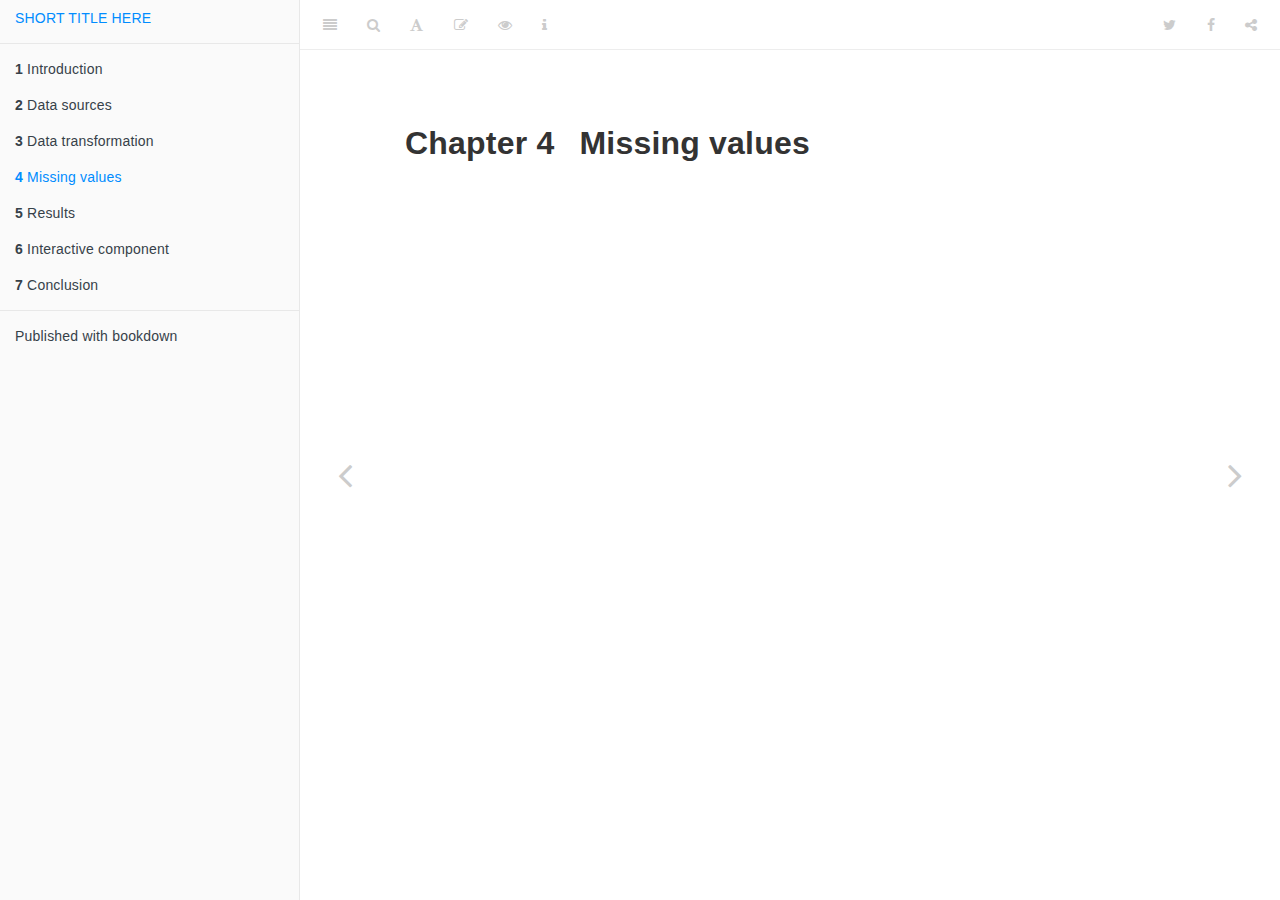
<file: docs/missing-values.html>
<!DOCTYPE html>
<html xmlns="http://www.w3.org/1999/xhtml" lang="" xml:lang="">
<head>

  <meta charset="utf-8" />
  <meta http-equiv="X-UA-Compatible" content="IE=edge" />
  <title>Chapter 4 Missing values | Interactive Demographic of USA</title>
  <meta name="description" content="Chapter 4 Missing values | Interactive Demographic of USA" />
  <meta name="generator" content="bookdown 0.16 and GitBook 2.6.7" />

  <meta property="og:title" content="Chapter 4 Missing values | Interactive Demographic of USA" />
  <meta property="og:type" content="book" />
  
  
  
  

  <meta name="twitter:card" content="summary" />
  <meta name="twitter:title" content="Chapter 4 Missing values | Interactive Demographic of USA" />
  
  
  

<meta name="author" content="Mamunur Rashid" />


<meta name="date" content="2019-12-02" />

  <meta name="viewport" content="width=device-width, initial-scale=1" />
  <meta name="apple-mobile-web-app-capable" content="yes" />
  <meta name="apple-mobile-web-app-status-bar-style" content="black" />
  
  
<link rel="prev" href="data-transformation.html"/>
<link rel="next" href="results.html"/>
<script src="libs/jquery-2.2.3/jquery.min.js"></script>
<link href="libs/gitbook-2.6.7/css/style.css" rel="stylesheet" />
<link href="libs/gitbook-2.6.7/css/plugin-table.css" rel="stylesheet" />
<link href="libs/gitbook-2.6.7/css/plugin-bookdown.css" rel="stylesheet" />
<link href="libs/gitbook-2.6.7/css/plugin-highlight.css" rel="stylesheet" />
<link href="libs/gitbook-2.6.7/css/plugin-search.css" rel="stylesheet" />
<link href="libs/gitbook-2.6.7/css/plugin-fontsettings.css" rel="stylesheet" />
<link href="libs/gitbook-2.6.7/css/plugin-clipboard.css" rel="stylesheet" />












<link rel="stylesheet" href="style.css" type="text/css" />
</head>

<body>



  <div class="book without-animation with-summary font-size-2 font-family-1" data-basepath=".">

    <div class="book-summary">
      <nav role="navigation">

<ul class="summary">
<li><a href="./">SHORT TITLE HERE</a></li>

<li class="divider"></li>
<li class="chapter" data-level="1" data-path="index.html"><a href="index.html"><i class="fa fa-check"></i><b>1</b> Introduction</a></li>
<li class="chapter" data-level="2" data-path="data-sources.html"><a href="data-sources.html"><i class="fa fa-check"></i><b>2</b> Data sources</a></li>
<li class="chapter" data-level="3" data-path="data-transformation.html"><a href="data-transformation.html"><i class="fa fa-check"></i><b>3</b> Data transformation</a></li>
<li class="chapter" data-level="4" data-path="missing-values.html"><a href="missing-values.html"><i class="fa fa-check"></i><b>4</b> Missing values</a></li>
<li class="chapter" data-level="5" data-path="results.html"><a href="results.html"><i class="fa fa-check"></i><b>5</b> Results</a></li>
<li class="chapter" data-level="6" data-path="interactive-component.html"><a href="interactive-component.html"><i class="fa fa-check"></i><b>6</b> Interactive component</a></li>
<li class="chapter" data-level="7" data-path="conclusion.html"><a href="conclusion.html"><i class="fa fa-check"></i><b>7</b> Conclusion</a></li>
<li class="divider"></li>
<li><a href="https://github.com/rstudio/bookdown" target="blank">Published with bookdown</a></li>
</ul>

      </nav>
    </div>

    <div class="book-body">
      <div class="body-inner">
        <div class="book-header" role="navigation">
          <h1>
            <i class="fa fa-circle-o-notch fa-spin"></i><a href="./">Interactive Demographic of USA</a>
          </h1>
        </div>

        <div class="page-wrapper" tabindex="-1" role="main">
          <div class="page-inner">

            <section class="normal" id="section-">
<div id="missing-values" class="section level1">
<h1><span class="header-section-number">Chapter 4</span> Missing values</h1>

</div>
            </section>

          </div>
        </div>
      </div>
<a href="data-transformation.html" class="navigation navigation-prev " aria-label="Previous page"><i class="fa fa-angle-left"></i></a>
<a href="results.html" class="navigation navigation-next " aria-label="Next page"><i class="fa fa-angle-right"></i></a>
    </div>
  </div>
<script src="libs/gitbook-2.6.7/js/app.min.js"></script>
<script src="libs/gitbook-2.6.7/js/lunr.js"></script>
<script src="libs/gitbook-2.6.7/js/clipboard.min.js"></script>
<script src="libs/gitbook-2.6.7/js/plugin-search.js"></script>
<script src="libs/gitbook-2.6.7/js/plugin-sharing.js"></script>
<script src="libs/gitbook-2.6.7/js/plugin-fontsettings.js"></script>
<script src="libs/gitbook-2.6.7/js/plugin-bookdown.js"></script>
<script src="libs/gitbook-2.6.7/js/jquery.highlight.js"></script>
<script src="libs/gitbook-2.6.7/js/plugin-clipboard.js"></script>
<script>
gitbook.require(["gitbook"], function(gitbook) {
gitbook.start({
"sharing": {
"github": false,
"facebook": true,
"twitter": true,
"linkedin": false,
"weibo": false,
"instapaper": false,
"vk": false,
"all": ["facebook", "twitter", "linkedin", "weibo", "instapaper"]
},
"fontsettings": {
"theme": "white",
"family": "sans",
"size": 2
},
"edit": {
"link": "https://github.com/mr3862/EDAVprojectMR/edit/master/04-missing.Rmd",
"text": "Edit"
},
"history": {
"link": null,
"text": null
},
"view": {
"link": "https://github.com/mr3862/EDAVprojectMR/blob/master/04-missing.Rmd",
"text": null
},
"download": null,
"toc": {
"collapse": "subsection"
}
});
});
</script>

</body>

</html>
</file>
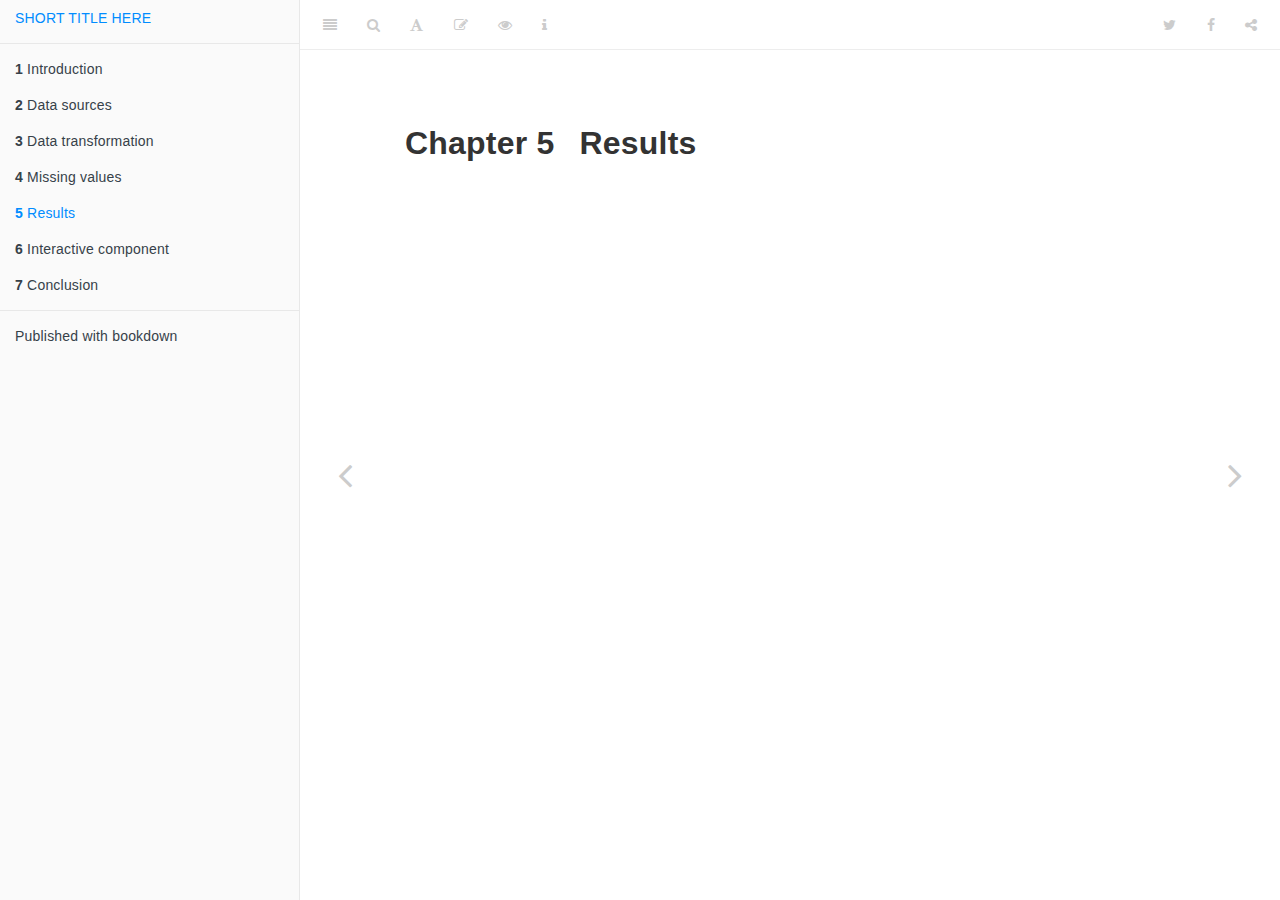
<file: docs/results.html>
<!DOCTYPE html>
<html xmlns="http://www.w3.org/1999/xhtml" lang="" xml:lang="">
<head>

  <meta charset="utf-8" />
  <meta http-equiv="X-UA-Compatible" content="IE=edge" />
  <title>Chapter 5 Results | Interactive Demographic of USA</title>
  <meta name="description" content="Chapter 5 Results | Interactive Demographic of USA" />
  <meta name="generator" content="bookdown 0.16 and GitBook 2.6.7" />

  <meta property="og:title" content="Chapter 5 Results | Interactive Demographic of USA" />
  <meta property="og:type" content="book" />
  
  
  
  

  <meta name="twitter:card" content="summary" />
  <meta name="twitter:title" content="Chapter 5 Results | Interactive Demographic of USA" />
  
  
  

<meta name="author" content="Mamunur Rashid" />


<meta name="date" content="2019-12-02" />

  <meta name="viewport" content="width=device-width, initial-scale=1" />
  <meta name="apple-mobile-web-app-capable" content="yes" />
  <meta name="apple-mobile-web-app-status-bar-style" content="black" />
  
  
<link rel="prev" href="missing-values.html"/>
<link rel="next" href="interactive-component.html"/>
<script src="libs/jquery-2.2.3/jquery.min.js"></script>
<link href="libs/gitbook-2.6.7/css/style.css" rel="stylesheet" />
<link href="libs/gitbook-2.6.7/css/plugin-table.css" rel="stylesheet" />
<link href="libs/gitbook-2.6.7/css/plugin-bookdown.css" rel="stylesheet" />
<link href="libs/gitbook-2.6.7/css/plugin-highlight.css" rel="stylesheet" />
<link href="libs/gitbook-2.6.7/css/plugin-search.css" rel="stylesheet" />
<link href="libs/gitbook-2.6.7/css/plugin-fontsettings.css" rel="stylesheet" />
<link href="libs/gitbook-2.6.7/css/plugin-clipboard.css" rel="stylesheet" />












<link rel="stylesheet" href="style.css" type="text/css" />
</head>

<body>



  <div class="book without-animation with-summary font-size-2 font-family-1" data-basepath=".">

    <div class="book-summary">
      <nav role="navigation">

<ul class="summary">
<li><a href="./">SHORT TITLE HERE</a></li>

<li class="divider"></li>
<li class="chapter" data-level="1" data-path="index.html"><a href="index.html"><i class="fa fa-check"></i><b>1</b> Introduction</a></li>
<li class="chapter" data-level="2" data-path="data-sources.html"><a href="data-sources.html"><i class="fa fa-check"></i><b>2</b> Data sources</a></li>
<li class="chapter" data-level="3" data-path="data-transformation.html"><a href="data-transformation.html"><i class="fa fa-check"></i><b>3</b> Data transformation</a></li>
<li class="chapter" data-level="4" data-path="missing-values.html"><a href="missing-values.html"><i class="fa fa-check"></i><b>4</b> Missing values</a></li>
<li class="chapter" data-level="5" data-path="results.html"><a href="results.html"><i class="fa fa-check"></i><b>5</b> Results</a></li>
<li class="chapter" data-level="6" data-path="interactive-component.html"><a href="interactive-component.html"><i class="fa fa-check"></i><b>6</b> Interactive component</a></li>
<li class="chapter" data-level="7" data-path="conclusion.html"><a href="conclusion.html"><i class="fa fa-check"></i><b>7</b> Conclusion</a></li>
<li class="divider"></li>
<li><a href="https://github.com/rstudio/bookdown" target="blank">Published with bookdown</a></li>
</ul>

      </nav>
    </div>

    <div class="book-body">
      <div class="body-inner">
        <div class="book-header" role="navigation">
          <h1>
            <i class="fa fa-circle-o-notch fa-spin"></i><a href="./">Interactive Demographic of USA</a>
          </h1>
        </div>

        <div class="page-wrapper" tabindex="-1" role="main">
          <div class="page-inner">

            <section class="normal" id="section-">
<div id="results" class="section level1">
<h1><span class="header-section-number">Chapter 5</span> Results</h1>

</div>
            </section>

          </div>
        </div>
      </div>
<a href="missing-values.html" class="navigation navigation-prev " aria-label="Previous page"><i class="fa fa-angle-left"></i></a>
<a href="interactive-component.html" class="navigation navigation-next " aria-label="Next page"><i class="fa fa-angle-right"></i></a>
    </div>
  </div>
<script src="libs/gitbook-2.6.7/js/app.min.js"></script>
<script src="libs/gitbook-2.6.7/js/lunr.js"></script>
<script src="libs/gitbook-2.6.7/js/clipboard.min.js"></script>
<script src="libs/gitbook-2.6.7/js/plugin-search.js"></script>
<script src="libs/gitbook-2.6.7/js/plugin-sharing.js"></script>
<script src="libs/gitbook-2.6.7/js/plugin-fontsettings.js"></script>
<script src="libs/gitbook-2.6.7/js/plugin-bookdown.js"></script>
<script src="libs/gitbook-2.6.7/js/jquery.highlight.js"></script>
<script src="libs/gitbook-2.6.7/js/plugin-clipboard.js"></script>
<script>
gitbook.require(["gitbook"], function(gitbook) {
gitbook.start({
"sharing": {
"github": false,
"facebook": true,
"twitter": true,
"linkedin": false,
"weibo": false,
"instapaper": false,
"vk": false,
"all": ["facebook", "twitter", "linkedin", "weibo", "instapaper"]
},
"fontsettings": {
"theme": "white",
"family": "sans",
"size": 2
},
"edit": {
"link": "https://github.com/mr3862/EDAVprojectMR/edit/master/05-results.Rmd",
"text": "Edit"
},
"history": {
"link": null,
"text": null
},
"view": {
"link": "https://github.com/mr3862/EDAVprojectMR/blob/master/05-results.Rmd",
"text": null
},
"download": null,
"toc": {
"collapse": "subsection"
}
});
});
</script>

</body>

</html>
</file>
<file: docs/libs/gitbook-2.6.7/css/plugin-table.css>
.book .book-body .page-wrapper .page-inner section.normal table{display:table;width:100%;border-collapse:collapse;border-spacing:0;overflow:auto}.book .book-body .page-wrapper .page-inner section.normal table td,.book .book-body .page-wrapper .page-inner section.normal table th{padding:6px 13px;border:1px solid #ddd}.book .book-body .page-wrapper .page-inner section.normal table tr{background-color:#fff;border-top:1px solid #ccc}.book .book-body .page-wrapper .page-inner section.normal table tr:nth-child(2n){background-color:#f8f8f8}.book .book-body .page-wrapper .page-inner section.normal table th{font-weight:700}
</file>
<file: docs/libs/gitbook-2.6.7/css/plugin-bookdown.css>
.book .book-header h1 {
  padding-left: 20px;
  padding-right: 20px;
}
.book .book-header.fixed {
  position: fixed;
  right: 0;
  top: 0;
  left: 0;
  border-bottom: 1px solid rgba(0,0,0,.07);
}
span.search-highlight {
  background-color: #ffff88;
}
@media (min-width: 600px) {
  .book.with-summary .book-header.fixed {
    left: 300px;
  }
}
@media (max-width: 1240px) {
  .book .book-body.fixed {
    top: 50px;
  }
  .book .book-body.fixed .body-inner {
    top: auto;
  }
}
@media (max-width: 600px) {
  .book.with-summary .book-header.fixed {
    left: calc(100% - 60px);
    min-width: 300px;
  }
  .book.with-summary .book-body {
    transform: none;
    left: calc(100% - 60px);
    min-width: 300px;
  }
  .book .book-body.fixed {
    top: 0;
  }
}

.book .book-body.fixed .body-inner {
  top: 50px;
}
.book .book-body .page-wrapper .page-inner section.normal sub, .book .book-body .page-wrapper .page-inner section.normal sup {
  font-size: 85%;
}

@media print {
  .book .book-summary, .book .book-body .book-header, .fa {
    display: none !important;
  }
  .book .book-body.fixed {
    left: 0px;
  }
  .book .book-body,.book .book-body .body-inner, .book.with-summary {
    overflow: visible !important;
  }
}
.kable_wrapper {
  border-spacing: 20px 0;
  border-collapse: separate;
  border: none;
  margin: auto;
}
.kable_wrapper > tbody > tr > td {
  vertical-align: top;
}
.book .book-body .page-wrapper .page-inner section.normal table tr.header {
  border-top-width: 2px;
}
.book .book-body .page-wrapper .page-inner section.normal table tr:last-child td {
  border-bottom-width: 2px;
}
.book .book-body .page-wrapper .page-inner section.normal table td, .book .book-body .page-wrapper .page-inner section.normal table th {
  border-left: none;
  border-right: none;
}
.book .book-body .page-wrapper .page-inner section.normal table.kable_wrapper > tbody > tr, .book .book-body .page-wrapper .page-inner section.normal table.kable_wrapper > tbody > tr > td {
  border-top: none;
}
.book .book-body .page-wrapper .page-inner section.normal table.kable_wrapper > tbody > tr:last-child > td {
    border-bottom: none;
}

div.theorem, div.lemma, div.corollary, div.proposition, div.conjecture {
  font-style: italic;
}
span.theorem, span.lemma, span.corollary, span.proposition, span.conjecture {
  font-style: normal;
}
div.proof:after {
  content: "\25a2";
  float: right;
}
.header-section-number {
  padding-right: .5em;
}
</file>
<file: docs/libs/gitbook-2.6.7/css/plugin-highlight.css>
.book .book-body .page-wrapper .page-inner section.normal pre,
.book .book-body .page-wrapper .page-inner section.normal code {
  /* http://jmblog.github.com/color-themes-for-google-code-highlightjs */
  /* Tomorrow Comment */
  /* Tomorrow Red */
  /* Tomorrow Orange */
  /* Tomorrow Yellow */
  /* Tomorrow Green */
  /* Tomorrow Aqua */
  /* Tomorrow Blue */
  /* Tomorrow Purple */
}
.book .book-body .page-wrapper .page-inner section.normal pre .hljs-comment,
.book .book-body .page-wrapper .page-inner section.normal code .hljs-comment,
.book .book-body .page-wrapper .page-inner section.normal pre .hljs-title,
.book .book-body .page-wrapper .page-inner section.normal code .hljs-title {
  color: #8e908c;
}
.book .book-body .page-wrapper .page-inner section.normal pre .hljs-variable,
.book .book-body .page-wrapper .page-inner section.normal code .hljs-variable,
.book .book-body .page-wrapper .page-inner section.normal pre .hljs-attribute,
.book .book-body .page-wrapper .page-inner section.normal code .hljs-attribute,
.book .book-body .page-wrapper .page-inner section.normal pre .hljs-tag,
.book .book-body .page-wrapper .page-inner section.normal code .hljs-tag,
.book .book-body .page-wrapper .page-inner section.normal pre .hljs-regexp,
.book .book-body .page-wrapper .page-inner section.normal code .hljs-regexp,
.book .book-body .page-wrapper .page-inner section.normal pre .ruby .hljs-constant,
.book .book-body .page-wrapper .page-inner section.normal code .ruby .hljs-constant,
.book .book-body .page-wrapper .page-inner section.normal pre .xml .hljs-tag .hljs-title,
.book .book-body .page-wrapper .page-inner section.normal code .xml .hljs-tag .hljs-title,
.book .book-body .page-wrapper .page-inner section.normal pre .xml .hljs-pi,
.book .book-body .page-wrapper .page-inner section.normal code .xml .hljs-pi,
.book .book-body .page-wrapper .page-inner section.normal pre .xml .hljs-doctype,
.book .book-body .page-wrapper .page-inner section.normal code .xml .hljs-doctype,
.book .book-body .page-wrapper .page-inner section.normal pre .html .hljs-doctype,
.book .book-body .page-wrapper .page-inner section.normal code .html .hljs-doctype,
.book .book-body .page-wrapper .page-inner section.normal pre .css .hljs-id,
.book .book-body .page-wrapper .page-inner section.normal code .css .hljs-id,
.book .book-body .page-wrapper .page-inner section.normal pre .css .hljs-class,
.book .book-body .page-wrapper .page-inner section.normal code .css .hljs-class,
.book .book-body .page-wrapper .page-inner section.normal pre .css .hljs-pseudo,
.book .book-body .page-wrapper .page-inner section.normal code .css .hljs-pseudo {
  color: #c82829;
}
.book .book-body .page-wrapper .page-inner section.normal pre .hljs-number,
.book .book-body .page-wrapper .page-inner section.normal code .hljs-number,
.book .book-body .page-wrapper .page-inner section.normal pre .hljs-preprocessor,
.book .book-body .page-wrapper .page-inner section.normal code .hljs-preprocessor,
.book .book-body .page-wrapper .page-inner section.normal pre .hljs-pragma,
.book .book-body .page-wrapper .page-inner section.normal code .hljs-pragma,
.book .book-body .page-wrapper .page-inner section.normal pre .hljs-built_in,
.book .book-body .page-wrapper .page-inner section.normal code .hljs-built_in,
.book .book-body .page-wrapper .page-inner section.normal pre .hljs-literal,
.book .book-body .page-wrapper .page-inner section.normal code .hljs-literal,
.book .book-body .page-wrapper .page-inner section.normal pre .hljs-params,
.book .book-body .page-wrapper .page-inner section.normal code .hljs-params,
.book .book-body .page-wrapper .page-inner section.normal pre .hljs-constant,
.book .book-body .page-wrapper .page-inner section.normal code .hljs-constant {
  color: #f5871f;
}
.book .book-body .page-wrapper .page-inner section.normal pre .ruby .hljs-class .hljs-title,
.book .book-body .page-wrapper .page-inner section.normal code .ruby .hljs-class .hljs-title,
.book .book-body .page-wrapper .page-inner section.normal pre .css .hljs-rules .hljs-attribute,
.book .book-body .page-wrapper .page-inner section.normal code .css .hljs-rules .hljs-attribute {
  color: #eab700;
}
.book .book-body .page-wrapper .page-inner section.normal pre .hljs-string,
.book .book-body .page-wrapper .page-inner section.normal code .hljs-string,
.book .book-body .page-wrapper .page-inner section.normal pre .hljs-value,
.book .book-body .page-wrapper .page-inner section.normal code .hljs-value,
.book .book-body .page-wrapper .page-inner section.normal pre .hljs-inheritance,
.book .book-body .page-wrapper .page-inner section.normal code .hljs-inheritance,
.book .book-body .page-wrapper .page-inner section.normal pre .hljs-header,
.book .book-body .page-wrapper .page-inner section.normal code .hljs-header,
.book .book-body .page-wrapper .page-inner section.normal pre .ruby .hljs-symbol,
.book .book-body .page-wrapper .page-inner section.normal code .ruby .hljs-symbol,
.book .book-body .page-wrapper .page-inner section.normal pre .xml .hljs-cdata,
.book .book-body .page-wrapper .page-inner section.normal code .xml .hljs-cdata {
  color: #718c00;
}
.book .book-body .page-wrapper .page-inner section.normal pre .css .hljs-hexcolor,
.book .book-body .page-wrapper .page-inner section.normal code .css .hljs-hexcolor {
  color: #3e999f;
}
.book .book-body .page-wrapper .page-inner section.normal pre .hljs-function,
.book .book-body .page-wrapper .page-inner section.normal code .hljs-function,
.book .book-body .page-wrapper .page-inner section.normal pre .python .hljs-decorator,
.book .book-body .page-wrapper .page-inner section.normal code .python .hljs-decorator,
.book .book-body .page-wrapper .page-inner section.normal pre .python .hljs-title,
.book .book-body .page-wrapper .page-inner section.normal code .python .hljs-title,
.book .book-body .page-wrapper .page-inner section.normal pre .ruby .hljs-function .hljs-title,
.book .book-body .page-wrapper .page-inner section.normal code .ruby .hljs-function .hljs-title,
.book .book-body .page-wrapper .page-inner section.normal pre .ruby .hljs-title .hljs-keyword,
.book .book-body .page-wrapper .page-inner section.normal code .ruby .hljs-title .hljs-keyword,
.book .book-body .page-wrapper .page-inner section.normal pre .perl .hljs-sub,
.book .book-body .page-wrapper .page-inner section.normal code .perl .hljs-sub,
.book .book-body .page-wrapper .page-inner section.normal pre .javascript .hljs-title,
.book .book-body .page-wrapper .page-inner section.normal code .javascript .hljs-title,
.book .book-body .page-wrapper .page-inner section.normal pre .coffeescript .hljs-title,
.book .book-body .page-wrapper .page-inner section.normal code .coffeescript .hljs-title {
  color: #4271ae;
}
.book .book-body .page-wrapper .page-inner section.normal pre .hljs-keyword,
.book .book-body .page-wrapper .page-inner section.normal code .hljs-keyword,
.book .book-body .page-wrapper .page-inner section.normal pre .javascript .hljs-function,
.book .book-body .page-wrapper .page-inner section.normal code .javascript .hljs-function {
  color: #8959a8;
}
.book .book-body .page-wrapper .page-inner section.normal pre .hljs,
.book .book-body .page-wrapper .page-inner section.normal code .hljs {
  display: block;
  background: white;
  color: #4d4d4c;
  padding: 0.5em;
}
.book .book-body .page-wrapper .page-inner section.normal pre .coffeescript .javascript,
.book .book-body .page-wrapper .page-inner section.normal code .coffeescript .javascript,
.book .book-body .page-wrapper .page-inner section.normal pre .javascript .xml,
.book .book-body .page-wrapper .page-inner section.normal code .javascript .xml,
.book .book-body .page-wrapper .page-inner section.normal pre .tex .hljs-formula,
.book .book-body .page-wrapper .page-inner section.normal code .tex .hljs-formula,
.book .book-body .page-wrapper .page-inner section.normal pre .xml .javascript,
.book .book-body .page-wrapper .page-inner section.normal code .xml .javascript,
.book .book-body .page-wrapper .page-inner section.normal pre .xml .vbscript,
.book .book-body .page-wrapper .page-inner section.normal code .xml .vbscript,
.book .book-body .page-wrapper .page-inner section.normal pre .xml .css,
.book .book-body .page-wrapper .page-inner section.normal code .xml .css,
.book .book-body .page-wrapper .page-inner section.normal pre .xml .hljs-cdata,
.book .book-body .page-wrapper .page-inner section.normal code .xml .hljs-cdata {
  opacity: 0.5;
}
.book.color-theme-1 .book-body .page-wrapper .page-inner section.normal pre,
.book.color-theme-1 .book-body .page-wrapper .page-inner section.normal code {
  /*

Orginal Style from ethanschoonover.com/solarized (c) Jeremy Hull <sourdrums@gmail.com>

*/
  /* Solarized Green */
  /* Solarized Cyan */
  /* Solarized Blue */
  /* Solarized Yellow */
  /* Solarized Orange */
  /* Solarized Red */
  /* Solarized Violet */
}
.book.color-theme-1 .book-body .page-wrapper .page-inner section.normal pre .hljs,
.book.color-theme-1 .book-body .page-wrapper .page-inner section.normal code .hljs {
  display: block;
  padding: 0.5em;
  background: #fdf6e3;
  color: #657b83;
}
.book.color-theme-1 .book-body .page-wrapper .page-inner section.normal pre .hljs-comment,
.book.color-theme-1 .book-body .page-wrapper .page-inner section.normal code .hljs-comment,
.book.color-theme-1 .book-body .page-wrapper .page-inner section.normal pre .hljs-template_comment,
.book.color-theme-1 .book-body .page-wrapper .page-inner section.normal code .hljs-template_comment,
.book.color-theme-1 .book-body .page-wrapper .page-inner section.normal pre .diff .hljs-header,
.book.color-theme-1 .book-body .page-wrapper .page-inner section.normal code .diff .hljs-header,
.book.color-theme-1 .book-body .page-wrapper .page-inner section.normal pre .hljs-doctype,
.book.color-theme-1 .book-body .page-wrapper .page-inner section.normal code .hljs-doctype,
.book.color-theme-1 .book-body .page-wrapper .page-inner section.normal pre .hljs-pi,
.book.color-theme-1 .book-body .page-wrapper .page-inner section.normal code .hljs-pi,
.book.color-theme-1 .book-body .page-wrapper .page-inner section.normal pre .lisp .hljs-string,
.book.color-theme-1 .book-body .page-wrapper .page-inner section.normal code .lisp .hljs-string,
.book.color-theme-1 .book-body .page-wrapper .page-inner section.normal pre .hljs-javadoc,
.book.color-theme-1 .book-body .page-wrapper .page-inner section.normal code .hljs-javadoc {
  color: #93a1a1;
}
.book.color-theme-1 .book-body .page-wrapper .page-inner section.normal pre .hljs-keyword,
.book.color-theme-1 .book-body .page-wrapper .page-inner section.normal code .hljs-keyword,
.book.color-theme-1 .book-body .page-wrapper .page-inner section.normal pre .hljs-winutils,
.book.color-theme-1 .book-body .page-wrapper .page-inner section.normal code .hljs-winutils,
.book.color-theme-1 .book-body .page-wrapper .page-inner section.normal pre .method,
.book.color-theme-1 .book-body .page-wrapper .page-inner section.normal code .method,
.book.color-theme-1 .book-body .page-wrapper .page-inner section.normal pre .hljs-addition,
.book.color-theme-1 .book-body .page-wrapper .page-inner section.normal code .hljs-addition,
.book.color-theme-1 .book-body .page-wrapper .page-inner section.normal pre .css .hljs-tag,
.book.color-theme-1 .book-body .page-wrapper .page-inner section.normal code .css .hljs-tag,
.book.color-theme-1 .book-body .page-wrapper .page-inner section.normal pre .hljs-request,
.book.color-theme-1 .book-body .page-wrapper .page-inner section.normal code .hljs-request,
.book.color-theme-1 .book-body .page-wrapper .page-inner section.normal pre .hljs-status,
.book.color-theme-1 .book-body .page-wrapper .page-inner section.normal code .hljs-status,
.book.color-theme-1 .book-body .page-wrapper .page-inner section.normal pre .nginx .hljs-title,
.book.color-theme-1 .book-body .page-wrapper .page-inner section.normal code .nginx .hljs-title {
  color: #859900;
}
.book.color-theme-1 .book-body .page-wrapper .page-inner section.normal pre .hljs-number,
.book.color-theme-1 .book-body .page-wrapper .page-inner section.normal code .hljs-number,
.book.color-theme-1 .book-body .page-wrapper .page-inner section.normal pre .hljs-command,
.book.color-theme-1 .book-body .page-wrapper .page-inner section.normal code .hljs-command,
.book.color-theme-1 .book-body .page-wrapper .page-inner section.normal pre .hljs-string,
.book.color-theme-1 .book-body .page-wrapper .page-inner section.normal code .hljs-string,
.book.color-theme-1 .book-body .page-wrapper .page-inner section.normal pre .hljs-tag .hljs-value,
.book.color-theme-1 .book-body .page-wrapper .page-inner section.normal code .hljs-tag .hljs-value,
.book.color-theme-1 .book-body .page-wrapper .page-inner section.normal pre .hljs-rules .hljs-value,
.book.color-theme-1 .book-body .page-wrapper .page-inner section.normal code .hljs-rules .hljs-value,
.book.color-theme-1 .book-body .page-wrapper .page-inner section.normal pre .hljs-phpdoc,
.book.color-theme-1 .book-body .page-wrapper .page-inner section.normal code .hljs-phpdoc,
.book.color-theme-1 .book-body .page-wrapper .page-inner section.normal pre .tex .hljs-formula,
.book.color-theme-1 .book-body .page-wrapper .page-inner section.normal code .tex .hljs-formula,
.book.color-theme-1 .book-body .page-wrapper .page-inner section.normal pre .hljs-regexp,
.book.color-theme-1 .book-body .page-wrapper .page-inner section.normal code .hljs-regexp,
.book.color-theme-1 .book-body .page-wrapper .page-inner section.normal pre .hljs-hexcolor,
.book.color-theme-1 .book-body .page-wrapper .page-inner section.normal code .hljs-hexcolor,
.book.color-theme-1 .book-body .page-wrapper .page-inner section.normal pre .hljs-link_url,
.book.color-theme-1 .book-body .page-wrapper .page-inner section.normal code .hljs-link_url {
  color: #2aa198;
}
.book.color-theme-1 .book-body .page-wrapper .page-inner section.normal pre .hljs-title,
.book.color-theme-1 .book-body .page-wrapper .page-inner section.normal code .hljs-title,
.book.color-theme-1 .book-body .page-wrapper .page-inner section.normal pre .hljs-localvars,
.book.color-theme-1 .book-body .page-wrapper .page-inner section.normal code .hljs-localvars,
.book.color-theme-1 .book-body .page-wrapper .page-inner section.normal pre .hljs-chunk,
.book.color-theme-1 .book-body .page-wrapper .page-inner section.normal code .hljs-chunk,
.book.color-theme-1 .book-body .page-wrapper .page-inner section.normal pre .hljs-decorator,
.book.color-theme-1 .book-body .page-wrapper .page-inner section.normal code .hljs-decorator,
.book.color-theme-1 .book-body .page-wrapper .page-inner section.normal pre .hljs-built_in,
.book.color-theme-1 .book-body .page-wrapper .page-inner section.normal code .hljs-built_in,
.book.color-theme-1 .book-body .page-wrapper .page-inner section.normal pre .hljs-identifier,
.book.color-theme-1 .book-body .page-wrapper .page-inner section.normal code .hljs-identifier,
.book.color-theme-1 .book-body .page-wrapper .page-inner section.normal pre .vhdl .hljs-literal,
.book.color-theme-1 .book-body .page-wrapper .page-inner section.normal code .vhdl .hljs-literal,
.book.color-theme-1 .book-body .page-wrapper .page-inner section.normal pre .hljs-id,
.book.color-theme-1 .book-body .page-wrapper .page-inner section.normal code .hljs-id,
.book.color-theme-1 .book-body .page-wrapper .page-inner section.normal pre .css .hljs-function,
.book.color-theme-1 .book-body .page-wrapper .page-inner section.normal code .css .hljs-function {
  color: #268bd2;
}
.book.color-theme-1 .book-body .page-wrapper .page-inner section.normal pre .hljs-attribute,
.book.color-theme-1 .book-body .page-wrapper .page-inner section.normal code .hljs-attribute,
.book.color-theme-1 .book-body .page-wrapper .page-inner section.normal pre .hljs-variable,
.book.color-theme-1 .book-body .page-wrapper .page-inner section.normal code .hljs-variable,
.book.color-theme-1 .book-body .page-wrapper .page-inner section.normal pre .lisp .hljs-body,
.book.color-theme-1 .book-body .page-wrapper .page-inner section.normal code .lisp .hljs-body,
.book.color-theme-1 .book-body .page-wrapper .page-inner section.normal pre .smalltalk .hljs-number,
.book.color-theme-1 .book-body .page-wrapper .page-inner section.normal code .smalltalk .hljs-number,
.book.color-theme-1 .book-body .page-wrapper .page-inner section.normal pre .hljs-constant,
.book.color-theme-1 .book-body .page-wrapper .page-inner section.normal code .hljs-constant,
.book.color-theme-1 .book-body .page-wrapper .page-inner section.normal pre .hljs-class .hljs-title,
.book.color-theme-1 .book-body .page-wrapper .page-inner section.normal code .hljs-class .hljs-title,
.book.color-theme-1 .book-body .page-wrapper .page-inner section.normal pre .hljs-parent,
.book.color-theme-1 .book-body .page-wrapper .page-inner section.normal code .hljs-parent,
.book.color-theme-1 .book-body .page-wrapper .page-inner section.normal pre .haskell .hljs-type,
.book.color-theme-1 .book-body .page-wrapper .page-inner section.normal code .haskell .hljs-type,
.book.color-theme-1 .book-body .page-wrapper .page-inner section.normal pre .hljs-link_reference,
.book.color-theme-1 .book-body .page-wrapper .page-inner section.normal code .hljs-link_reference {
  color: #b58900;
}
.book.color-theme-1 .book-body .page-wrapper .page-inner section.normal pre .hljs-preprocessor,
.book.color-theme-1 .book-body .page-wrapper .page-inner section.normal code .hljs-preprocessor,
.book.color-theme-1 .book-body .page-wrapper .page-inner section.normal pre .hljs-preprocessor .hljs-keyword,
.book.color-theme-1 .book-body .page-wrapper .page-inner section.normal code .hljs-preprocessor .hljs-keyword,
.book.color-theme-1 .book-body .page-wrapper .page-inner section.normal pre .hljs-pragma,
.book.color-theme-1 .book-body .page-wrapper .page-inner section.normal code .hljs-pragma,
.book.color-theme-1 .book-body .page-wrapper .page-inner section.normal pre .hljs-shebang,
.book.color-theme-1 .book-body .page-wrapper .page-inner section.normal code .hljs-shebang,
.book.color-theme-1 .book-body .page-wrapper .page-inner section.normal pre .hljs-symbol,
.book.color-theme-1 .book-body .page-wrapper .page-inner section.normal code .hljs-symbol,
.book.color-theme-1 .book-body .page-wrapper .page-inner section.normal pre .hljs-symbol .hljs-string,
.book.color-theme-1 .book-body .page-wrapper .page-inner section.normal code .hljs-symbol .hljs-string,
.book.color-theme-1 .book-body .page-wrapper .page-inner section.normal pre .diff .hljs-change,
.book.color-theme-1 .book-body .page-wrapper .page-inner section.normal code .diff .hljs-change,
.book.color-theme-1 .book-body .page-wrapper .page-inner section.normal pre .hljs-special,
.book.color-theme-1 .book-body .page-wrapper .page-inner section.normal code .hljs-special,
.book.color-theme-1 .book-body .page-wrapper .page-inner section.normal pre .hljs-attr_selector,
.book.color-theme-1 .book-body .page-wrapper .page-inner section.normal code .hljs-attr_selector,
.book.color-theme-1 .book-body .page-wrapper .page-inner section.normal pre .hljs-subst,
.book.color-theme-1 .book-body .page-wrapper .page-inner section.normal code .hljs-subst,
.book.color-theme-1 .book-body .page-wrapper .page-inner section.normal pre .hljs-cdata,
.book.color-theme-1 .book-body .page-wrapper .page-inner section.normal code .hljs-cdata,
.book.color-theme-1 .book-body .page-wrapper .page-inner section.normal pre .clojure .hljs-title,
.book.color-theme-1 .book-body .page-wrapper .page-inner section.normal code .clojure .hljs-title,
.book.color-theme-1 .book-body .page-wrapper .page-inner section.normal pre .css .hljs-pseudo,
.book.color-theme-1 .book-body .page-wrapper .page-inner section.normal code .css .hljs-pseudo,
.book.color-theme-1 .book-body .page-wrapper .page-inner section.normal pre .hljs-header,
.book.color-theme-1 .book-body .page-wrapper .page-inner section.normal code .hljs-header {
  color: #cb4b16;
}
.book.color-theme-1 .book-body .page-wrapper .page-inner section.normal pre .hljs-deletion,
.book.color-theme-1 .book-body .page-wrapper .page-inner section.normal code .hljs-deletion,
.book.color-theme-1 .book-body .page-wrapper .page-inner section.normal pre .hljs-important,
.book.color-theme-1 .book-body .page-wrapper .page-inner section.normal code .hljs-important {
  color: #dc322f;
}
.book.color-theme-1 .book-body .page-wrapper .page-inner section.normal pre .hljs-link_label,
.book.color-theme-1 .book-body .page-wrapper .page-inner section.normal code .hljs-link_label {
  color: #6c71c4;
}
.book.color-theme-1 .book-body .page-wrapper .page-inner section.normal pre .tex .hljs-formula,
.book.color-theme-1 .book-body .page-wrapper .page-inner section.normal code .tex .hljs-formula {
  background: #eee8d5;
}
.book.color-theme-2 .book-body .page-wrapper .page-inner section.normal pre,
.book.color-theme-2 .book-body .page-wrapper .page-inner section.normal code {
  /* Tomorrow Night Bright Theme */
  /* Original theme - https://github.com/chriskempson/tomorrow-theme */
  /* http://jmblog.github.com/color-themes-for-google-code-highlightjs */
  /* Tomorrow Comment */
  /* Tomorrow Red */
  /* Tomorrow Orange */
  /* Tomorrow Yellow */
  /* Tomorrow Green */
  /* Tomorrow Aqua */
  /* Tomorrow Blue */
  /* Tomorrow Purple */
}
.book.color-theme-2 .book-body .page-wrapper .page-inner section.normal pre .hljs-comment,
.book.color-theme-2 .book-body .page-wrapper .page-inner section.normal code .hljs-comment,
.book.color-theme-2 .book-body .page-wrapper .page-inner section.normal pre .hljs-title,
.book.color-theme-2 .book-body .page-wrapper .page-inner section.normal code .hljs-title {
  color: #969896;
}
.book.color-theme-2 .book-body .page-wrapper .page-inner section.normal pre .hljs-variable,
.book.color-theme-2 .book-body .page-wrapper .page-inner section.normal code .hljs-variable,
.book.color-theme-2 .book-body .page-wrapper .page-inner section.normal pre .hljs-attribute,
.book.color-theme-2 .book-body .page-wrapper .page-inner section.normal code .hljs-attribute,
.book.color-theme-2 .book-body .page-wrapper .page-inner section.normal pre .hljs-tag,
.book.color-theme-2 .book-body .page-wrapper .page-inner section.normal code .hljs-tag,
.book.color-theme-2 .book-body .page-wrapper .page-inner section.normal pre .hljs-regexp,
.book.color-theme-2 .book-body .page-wrapper .page-inner section.normal code .hljs-regexp,
.book.color-theme-2 .book-body .page-wrapper .page-inner section.normal pre .ruby .hljs-constant,
.book.color-theme-2 .book-body .page-wrapper .page-inner section.normal code .ruby .hljs-constant,
.book.color-theme-2 .book-body .page-wrapper .page-inner section.normal pre .xml .hljs-tag .hljs-title,
.book.color-theme-2 .book-body .page-wrapper .page-inner section.normal code .xml .hljs-tag .hljs-title,
.book.color-theme-2 .book-body .page-wrapper .page-inner section.normal pre .xml .hljs-pi,
.book.color-theme-2 .book-body .page-wrapper .page-inner section.normal code .xml .hljs-pi,
.book.color-theme-2 .book-body .page-wrapper .page-inner section.normal pre .xml .hljs-doctype,
.book.color-theme-2 .book-body .page-wrapper .page-inner section.normal code .xml .hljs-doctype,
.book.color-theme-2 .book-body .page-wrapper .page-inner section.normal pre .html .hljs-doctype,
.book.color-theme-2 .book-body .page-wrapper .page-inner section.normal code .html .hljs-doctype,
.book.color-theme-2 .book-body .page-wrapper .page-inner section.normal pre .css .hljs-id,
.book.color-theme-2 .book-body .page-wrapper .page-inner section.normal code .css .hljs-id,
.book.color-theme-2 .book-body .page-wrapper .page-inner section.normal pre .css .hljs-class,
.book.color-theme-2 .book-body .page-wrapper .page-inner section.normal code .css .hljs-class,
.book.color-theme-2 .book-body .page-wrapper .page-inner section.normal pre .css .hljs-pseudo,
.book.color-theme-2 .book-body .page-wrapper .page-inner section.normal code .css .hljs-pseudo {
  color: #d54e53;
}
.book.color-theme-2 .book-body .page-wrapper .page-inner section.normal pre .hljs-number,
.book.color-theme-2 .book-body .page-wrapper .page-inner section.normal code .hljs-number,
.book.color-theme-2 .book-body .page-wrapper .page-inner section.normal pre .hljs-preprocessor,
.book.color-theme-2 .book-body .page-wrapper .page-inner section.normal code .hljs-preprocessor,
.book.color-theme-2 .book-body .page-wrapper .page-inner section.normal pre .hljs-pragma,
.book.color-theme-2 .book-body .page-wrapper .page-inner section.normal code .hljs-pragma,
.book.color-theme-2 .book-body .page-wrapper .page-inner section.normal pre .hljs-built_in,
.book.color-theme-2 .book-body .page-wrapper .page-inner section.normal code .hljs-built_in,
.book.color-theme-2 .book-body .page-wrapper .page-inner section.normal pre .hljs-literal,
.book.color-theme-2 .book-body .page-wrapper .page-inner section.normal code .hljs-literal,
.book.color-theme-2 .book-body .page-wrapper .page-inner section.normal pre .hljs-params,
.book.color-theme-2 .book-body .page-wrapper .page-inner section.normal code .hljs-params,
.book.color-theme-2 .book-body .page-wrapper .page-inner section.normal pre .hljs-constant,
.book.color-theme-2 .book-body .page-wrapper .page-inner section.normal code .hljs-constant {
  color: #e78c45;
}
.book.color-theme-2 .book-body .page-wrapper .page-inner section.normal pre .ruby .hljs-class .hljs-title,
.book.color-theme-2 .book-body .page-wrapper .page-inner section.normal code .ruby .hljs-class .hljs-title,
.book.color-theme-2 .book-body .page-wrapper .page-inner section.normal pre .css .hljs-rules .hljs-attribute,
.book.color-theme-2 .book-body .page-wrapper .page-inner section.normal code .css .hljs-rules .hljs-attribute {
  color: #e7c547;
}
.book.color-theme-2 .book-body .page-wrapper .page-inner section.normal pre .hljs-string,
.book.color-theme-2 .book-body .page-wrapper .page-inner section.normal code .hljs-string,
.book.color-theme-2 .book-body .page-wrapper .page-inner section.normal pre .hljs-value,
.book.color-theme-2 .book-body .page-wrapper .page-inner section.normal code .hljs-value,
.book.color-theme-2 .book-body .page-wrapper .page-inner section.normal pre .hljs-inheritance,
.book.color-theme-2 .book-body .page-wrapper .page-inner section.normal code .hljs-inheritance,
.book.color-theme-2 .book-body .page-wrapper .page-inner section.normal pre .hljs-header,
.book.color-theme-2 .book-body .page-wrapper .page-inner section.normal code .hljs-header,
.book.color-theme-2 .book-body .page-wrapper .page-inner section.normal pre .ruby .hljs-symbol,
.book.color-theme-2 .book-body .page-wrapper .page-inner section.normal code .ruby .hljs-symbol,
.book.color-theme-2 .book-body .page-wrapper .page-inner section.normal pre .xml .hljs-cdata,
.book.color-theme-2 .book-body .page-wrapper .page-inner section.normal code .xml .hljs-cdata {
  color: #b9ca4a;
}
.book.color-theme-2 .book-body .page-wrapper .page-inner section.normal pre .css .hljs-hexcolor,
.book.color-theme-2 .book-body .page-wrapper .page-inner section.normal code .css .hljs-hexcolor {
  color: #70c0b1;
}
.book.color-theme-2 .book-body .page-wrapper .page-inner section.normal pre .hljs-function,
.book.color-theme-2 .book-body .page-wrapper .page-inner section.normal code .hljs-function,
.book.color-theme-2 .book-body .page-wrapper .page-inner section.normal pre .python .hljs-decorator,
.book.color-theme-2 .book-body .page-wrapper .page-inner section.normal code .python .hljs-decorator,
.book.color-theme-2 .book-body .page-wrapper .page-inner section.normal pre .python .hljs-title,
.book.color-theme-2 .book-body .page-wrapper .page-inner section.normal code .python .hljs-title,
.book.color-theme-2 .book-body .page-wrapper .page-inner section.normal pre .ruby .hljs-function .hljs-title,
.book.color-theme-2 .book-body .page-wrapper .page-inner section.normal code .ruby .hljs-function .hljs-title,
.book.color-theme-2 .book-body .page-wrapper .page-inner section.normal pre .ruby .hljs-title .hljs-keyword,
.book.color-theme-2 .book-body .page-wrapper .page-inner section.normal code .ruby .hljs-title .hljs-keyword,
.book.color-theme-2 .book-body .page-wrapper .page-inner section.normal pre .perl .hljs-sub,
.book.color-theme-2 .book-body .page-wrapper .page-inner section.normal code .perl .hljs-sub,
.book.color-theme-2 .book-body .page-wrapper .page-inner section.normal pre .javascript .hljs-title,
.book.color-theme-2 .book-body .page-wrapper .page-inner section.normal code .javascript .hljs-title,
.book.color-theme-2 .book-body .page-wrapper .page-inner section.normal pre .coffeescript .hljs-title,
.book.color-theme-2 .book-body .page-wrapper .page-inner section.normal code .coffeescript .hljs-title {
  color: #7aa6da;
}
.book.color-theme-2 .book-body .page-wrapper .page-inner section.normal pre .hljs-keyword,
.book.color-theme-2 .book-body .page-wrapper .page-inner section.normal code .hljs-keyword,
.book.color-theme-2 .book-body .page-wrapper .page-inner section.normal pre .javascript .hljs-function,
.book.color-theme-2 .book-body .page-wrapper .page-inner section.normal code .javascript .hljs-function {
  color: #c397d8;
}
.book.color-theme-2 .book-body .page-wrapper .page-inner section.normal pre .hljs,
.book.color-theme-2 .book-body .page-wrapper .page-inner section.normal code .hljs {
  display: block;
  background: black;
  color: #eaeaea;
  padding: 0.5em;
}
.book.color-theme-2 .book-body .page-wrapper .page-inner section.normal pre .coffeescript .javascript,
.book.color-theme-2 .book-body .page-wrapper .page-inner section.normal code .coffeescript .javascript,
.book.color-theme-2 .book-body .page-wrapper .page-inner section.normal pre .javascript .xml,
.book.color-theme-2 .book-body .page-wrapper .page-inner section.normal code .javascript .xml,
.book.color-theme-2 .book-body .page-wrapper .page-inner section.normal pre .tex .hljs-formula,
.book.color-theme-2 .book-body .page-wrapper .page-inner section.normal code .tex .hljs-formula,
.book.color-theme-2 .book-body .page-wrapper .page-inner section.normal pre .xml .javascript,
.book.color-theme-2 .book-body .page-wrapper .page-inner section.normal code .xml .javascript,
.book.color-theme-2 .book-body .page-wrapper .page-inner section.normal pre .xml .vbscript,
.book.color-theme-2 .book-body .page-wrapper .page-inner section.normal code .xml .vbscript,
.book.color-theme-2 .book-body .page-wrapper .page-inner section.normal pre .xml .css,
.book.color-theme-2 .book-body .page-wrapper .page-inner section.normal code .xml .css,
.book.color-theme-2 .book-body .page-wrapper .page-inner section.normal pre .xml .hljs-cdata,
.book.color-theme-2 .book-body .page-wrapper .page-inner section.normal code .xml .hljs-cdata {
  opacity: 0.5;
}
</file>
<file: docs/libs/gitbook-2.6.7/css/plugin-search.css>
.book .book-summary .book-search {
  padding: 6px;
  background: transparent;
  position: absolute;
  top: -50px;
  left: 0px;
  right: 0px;
  transition: top 0.5s ease;
}
.book .book-summary .book-search input,
.book .book-summary .book-search input:focus,
.book .book-summary .book-search input:hover {
  width: 100%;
  background: transparent;
  border: 1px solid #ccc;
  box-shadow: none;
  outline: none;
  line-height: 22px;
  padding: 7px 4px;
  color: inherit;
  box-sizing: border-box;
}
.book.with-search .book-summary .book-search {
  top: 0px;
}
.book.with-search .book-summary ul.summary {
  top: 50px;
}
.with-search .summary li[data-level] a[href*=".html#"] {
  display: none;
}
</file>
<file: docs/libs/gitbook-2.6.7/css/plugin-fontsettings.css>
/*
 * Theme 1
 */
.color-theme-1 .dropdown-menu {
  background-color: #111111;
  border-color: #7e888b;
}
.color-theme-1 .dropdown-menu .dropdown-caret .caret-inner {
  border-bottom: 9px solid #111111;
}
.color-theme-1 .dropdown-menu .buttons {
  border-color: #7e888b;
}
.color-theme-1 .dropdown-menu .button {
  color: #afa790;
}
.color-theme-1 .dropdown-menu .button:hover {
  color: #73553c;
}
/*
 * Theme 2
 */
.color-theme-2 .dropdown-menu {
  background-color: #2d3143;
  border-color: #272a3a;
}
.color-theme-2 .dropdown-menu .dropdown-caret .caret-inner {
  border-bottom: 9px solid #2d3143;
}
.color-theme-2 .dropdown-menu .buttons {
  border-color: #272a3a;
}
.color-theme-2 .dropdown-menu .button {
  color: #62677f;
}
.color-theme-2 .dropdown-menu .button:hover {
  color: #f4f4f5;
}
.book .book-header .font-settings .font-enlarge {
  line-height: 30px;
  font-size: 1.4em;
}
.book .book-header .font-settings .font-reduce {
  line-height: 30px;
  font-size: 1em;
}
.book.color-theme-1 .book-body {
  color: #704214;
  background: #f3eacb;
}
.book.color-theme-1 .book-body .page-wrapper .page-inner section {
  background: #f3eacb;
}
.book.color-theme-2 .book-body {
  color: #bdcadb;
  background: #1c1f2b;
}
.book.color-theme-2 .book-body .page-wrapper .page-inner section {
  background: #1c1f2b;
}
.book.font-size-0 .book-body .page-inner section {
  font-size: 1.2rem;
}
.book.font-size-1 .book-body .page-inner section {
  font-size: 1.4rem;
}
.book.font-size-2 .book-body .page-inner section {
  font-size: 1.6rem;
}
.book.font-size-3 .book-body .page-inner section {
  font-size: 2.2rem;
}
.book.font-size-4 .book-body .page-inner section {
  font-size: 4rem;
}
.book.font-family-0 {
  font-family: Georgia, serif;
}
.book.font-family-1 {
  font-family: "Helvetica Neue", Helvetica, Arial, sans-serif;
}
.book.color-theme-1 .book-body .page-wrapper .page-inner section.normal {
  color: #704214;
}
.book.color-theme-1 .book-body .page-wrapper .page-inner section.normal a {
  color: inherit;
}
.book.color-theme-1 .book-body .page-wrapper .page-inner section.normal h1,
.book.color-theme-1 .book-body .page-wrapper .page-inner section.normal h2,
.book.color-theme-1 .book-body .page-wrapper .page-inner section.normal h3,
.book.color-theme-1 .book-body .page-wrapper .page-inner section.normal h4,
.book.color-theme-1 .book-body .page-wrapper .page-inner section.normal h5,
.book.color-theme-1 .book-body .page-wrapper .page-inner section.normal h6 {
  color: inherit;
}
.book.color-theme-1 .book-body .page-wrapper .page-inner section.normal h1,
.book.color-theme-1 .book-body .page-wrapper .page-inner section.normal h2 {
  border-color: inherit;
}
.book.color-theme-1 .book-body .page-wrapper .page-inner section.normal h6 {
  color: inherit;
}
.book.color-theme-1 .book-body .page-wrapper .page-inner section.normal hr {
  background-color: inherit;
}
.book.color-theme-1 .book-body .page-wrapper .page-inner section.normal blockquote {
  border-color: #c4b29f;
  opacity: 0.9;
}
.book.color-theme-1 .book-body .page-wrapper .page-inner section.normal pre,
.book.color-theme-1 .book-body .page-wrapper .page-inner section.normal code {
  background: #fdf6e3;
  color: #657b83;
  border-color: #f8df9c;
}
.book.color-theme-1 .book-body .page-wrapper .page-inner section.normal .highlight {
  background-color: inherit;
}
.book.color-theme-1 .book-body .page-wrapper .page-inner section.normal table th,
.book.color-theme-1 .book-body .page-wrapper .page-inner section.normal table td {
  border-color: #f5d06c;
}
.book.color-theme-1 .book-body .page-wrapper .page-inner section.normal table tr {
  color: inherit;
  background-color: #fdf6e3;
  border-color: #444444;
}
.book.color-theme-1 .book-body .page-wrapper .page-inner section.normal table tr:nth-child(2n) {
  background-color: #fbeecb;
}
.book.color-theme-2 .book-body .page-wrapper .page-inner section.normal {
  color: #bdcadb;
}
.book.color-theme-2 .book-body .page-wrapper .page-inner section.normal a {
  color: #3eb1d0;
}
.book.color-theme-2 .book-body .page-wrapper .page-inner section.normal h1,
.book.color-theme-2 .book-body .page-wrapper .page-inner section.normal h2,
.book.color-theme-2 .book-body .page-wrapper .page-inner section.normal h3,
.book.color-theme-2 .book-body .page-wrapper .page-inner section.normal h4,
.book.color-theme-2 .book-body .page-wrapper .page-inner section.normal h5,
.book.color-theme-2 .book-body .page-wrapper .page-inner section.normal h6 {
  color: #fffffa;
}
.book.color-theme-2 .book-body .page-wrapper .page-inner section.normal h1,
.book.color-theme-2 .book-body .page-wrapper .page-inner section.normal h2 {
  border-color: #373b4e;
}
.book.color-theme-2 .book-body .page-wrapper .page-inner section.normal h6 {
  color: #373b4e;
}
.book.color-theme-2 .book-body .page-wrapper .page-inner section.normal hr {
  background-color: #373b4e;
}
.book.color-theme-2 .book-body .page-wrapper .page-inner section.normal blockquote {
  border-color: #373b4e;
}
.book.color-theme-2 .book-body .page-wrapper .page-inner section.normal pre,
.book.color-theme-2 .book-body .page-wrapper .page-inner section.normal code {
  color: #9dbed8;
  background: #2d3143;
  border-color: #2d3143;
}
.book.color-theme-2 .book-body .page-wrapper .page-inner section.normal .highlight {
  background-color: #282a39;
}
.book.color-theme-2 .book-body .page-wrapper .page-inner section.normal table th,
.book.color-theme-2 .book-body .page-wrapper .page-inner section.normal table td {
  border-color: #3b3f54;
}
.book.color-theme-2 .book-body .page-wrapper .page-inner section.normal table tr {
  color: #b6c2d2;
  background-color: #2d3143;
  border-color: #3b3f54;
}
.book.color-theme-2 .book-body .page-wrapper .page-inner section.normal table tr:nth-child(2n) {
  background-color: #35394b;
}
.book.color-theme-1 .book-header {
  color: #afa790;
  background: transparent;
}
.book.color-theme-1 .book-header .btn {
  color: #afa790;
}
.book.color-theme-1 .book-header .btn:hover {
  color: #73553c;
  background: none;
}
.book.color-theme-1 .book-header h1 {
  color: #704214;
}
.book.color-theme-2 .book-header {
  color: #7e888b;
  background: transparent;
}
.book.color-theme-2 .book-header .btn {
  color: #3b3f54;
}
.book.color-theme-2 .book-header .btn:hover {
  color: #fffff5;
  background: none;
}
.book.color-theme-2 .book-header h1 {
  color: #bdcadb;
}
.book.color-theme-1 .book-body .navigation {
  color: #afa790;
}
.book.color-theme-1 .book-body .navigation:hover {
  color: #73553c;
}
.book.color-theme-2 .book-body .navigation {
  color: #383f52;
}
.book.color-theme-2 .book-body .navigation:hover {
  color: #fffff5;
}
/*
 * Theme 1
 */
.book.color-theme-1 .book-summary {
  color: #afa790;
  background: #111111;
  border-right: 1px solid rgba(0, 0, 0, 0.07);
}
.book.color-theme-1 .book-summary .book-search {
  background: transparent;
}
.book.color-theme-1 .book-summary .book-search input,
.book.color-theme-1 .book-summary .book-search input:focus {
  border: 1px solid transparent;
}
.book.color-theme-1 .book-summary ul.summary li.divider {
  background: #7e888b;
  box-shadow: none;
}
.book.color-theme-1 .book-summary ul.summary li i.fa-check {
  color: #33cc33;
}
.book.color-theme-1 .book-summary ul.summary li.done > a {
  color: #877f6a;
}
.book.color-theme-1 .book-summary ul.summary li a,
.book.color-theme-1 .book-summary ul.summary li span {
  color: #877f6a;
  background: transparent;
  font-weight: normal;
}
.book.color-theme-1 .book-summary ul.summary li.active > a,
.book.color-theme-1 .book-summary ul.summary li a:hover {
  color: #704214;
  background: transparent;
  font-weight: normal;
}
/*
 * Theme 2
 */
.book.color-theme-2 .book-summary {
  color: #bcc1d2;
  background: #2d3143;
  border-right: none;
}
.book.color-theme-2 .book-summary .book-search {
  background: transparent;
}
.book.color-theme-2 .book-summary .book-search input,
.book.color-theme-2 .book-summary .book-search input:focus {
  border: 1px solid transparent;
}
.book.color-theme-2 .book-summary ul.summary li.divider {
  background: #272a3a;
  box-shadow: none;
}
.book.color-theme-2 .book-summary ul.summary li i.fa-check {
  color: #33cc33;
}
.book.color-theme-2 .book-summary ul.summary li.done > a {
  color: #62687f;
}
.book.color-theme-2 .book-summary ul.summary li a,
.book.color-theme-2 .book-summary ul.summary li span {
  color: #c1c6d7;
  background: transparent;
  font-weight: 600;
}
.book.color-theme-2 .book-summary ul.summary li.active > a,
.book.color-theme-2 .book-summary ul.summary li a:hover {
  color: #f4f4f5;
  background: #252737;
  font-weight: 600;
}
</file>
<file: docs/libs/gitbook-2.6.7/css/plugin-clipboard.css>
div.sourceCode {
  position: relative;
}

.copy-to-clipboard-button {
  position: absolute;
  right: 0;
  top: 0;
  visibility: hidden;
}

.copy-to-clipboard-button:focus {
  outline: 0;
}

div.sourceCode:hover > .copy-to-clipboard-button {
  visibility: visible;
}
</file>
<file: docs/style.css>
p.caption {
  color: #777;
  margin-top: 10px;
}
p code {
  white-space: inherit;
}
pre {
  word-break: normal;
  word-wrap: normal;
}
pre code {
  white-space: inherit;
}
</file>
<file: docs/css/site.css>
/* Legend Font Style */
body {
	font: 11px sans-serif;
	background-color: #ffffff;
}
        
/* Legend Position Style */
.legend {
	position:absolute;
	left:20px;
	top:30px;
}

.axis text {
	font: 10px sans-serif;
}

.axis line, .axis path {
	fill: none;
	stroke: #000;
	shape-rendering: crispEdges;
}

div.tooltip {   
  position: absolute;           
  text-align: left;           
  width: 150px;                  
  height: 80px;                 
  padding: 2px;             
  font: 12px sans-serif;        
  background: lightsteelblue;   
  border: 0px;      
  border-radius: 8px;           
  pointer-events: none;         
}
</file>
<file: docs/css/social-media-logo.css>
#divSocial a.fa {
  padding: 15px;
  font-size: 25px;
  width: 50px;
  text-align: center;
  text-decoration: none;
  margin: 3px 2px;
  color: white;  
  background: gray;
}

#divSocial a.fa:hover {
    opacity: 0.7;
}

#divSocial a.fa-facebook {
  /*background: #3B5998;*/
  color: white;
  background: gray; 
}
#divSocial a.fa-facebook:hover {
  background: #3B5998;
}
#divSocial a.fa-facebook.active {
  background: #3B5998 !important;
}

#divSocial a.fa-twitter {
 /* background: #55ACEE;*/
  color: white;
  background: gray;
}
#divSocial a.fa-twitter:hover {
  background: #55ACEE;
}
#divSocial a.fa-twitter.active {
  background: #55ACEE !important;
}


#divSocial a.fa-linkedin:hover {
  background: #007bb5;
}
#divSocial a.fa-linkedin.active {
  background: #007bb5!important;
}

#divSocial a.fa-instagram:hover {
  background: #125688;
}
#divSocial a.fa-instagram.active {
  background: #125688 !important;
}

#divSocial a.fa-snapchat-ghost {
  text-shadow: -1px 0 black, 0 1px black, 1px 0 black, 0 -1px black;
}
#divSocial a.fa-snapchat-ghost:hover {
  background: #fffc00;
}
#divSocial a.fa-snapchat-ghost.active {
  background: #fffc00!important;
}


#divSocial a.fa-whatsapp:hover {
  background: #25d366;
}
#divSocial a.fa-whatsapp.active {
  background: #25d366!important;
}

#divSocial a.fa-youtube:hover {
  background: #bb0000;
}
#divSocial a.fa-youtube.active {
  background: #bb0000!important;
}


#divSocial a.fa-pinterest:hover {
  background: #cb2027;
}
#divSocial a.fa-pinterest.active {
  background: #cb2027!important;
}
</file>
<file: docs/libs/gitbook-2.6.7/css/style.css>
/*! normalize.css v2.1.0 | MIT License | git.io/normalize */img,legend{border:0}*,.fa{-webkit-font-smoothing:antialiased}.fa-ul>li,sub,sup{position:relative}.book .book-body .page-wrapper .page-inner section.normal hr:after,.book-langs-index .inner .languages:after,.buttons:after,.dropdown-menu .buttons:after{clear:both}body,html{-ms-text-size-adjust:100%;-webkit-text-size-adjust:100%}article,aside,details,figcaption,figure,footer,header,hgroup,main,nav,section,summary{display:block}audio,canvas,video{display:inline-block}.hidden,[hidden]{display:none}audio:not([controls]){display:none;height:0}html{font-family:sans-serif}body,figure{margin:0}a:focus{outline:dotted thin}a:active,a:hover{outline:0}h1{font-size:2em;margin:.67em 0}abbr[title]{border-bottom:1px dotted}b,strong{font-weight:700}dfn{font-style:italic}hr{-moz-box-sizing:content-box;box-sizing:content-box;height:0}mark{background:#ff0;color:#000}code,kbd,pre,samp{font-family:monospace,serif;font-size:1em}pre{white-space:pre-wrap}q{quotes:"\201C" "\201D" "\2018" "\2019"}small{font-size:80%}sub,sup{font-size:75%;line-height:0;vertical-align:baseline}sup{top:-.5em}sub{bottom:-.25em}svg:not(:root){overflow:hidden}fieldset{border:1px solid silver;margin:0 2px;padding:.35em .625em .75em}legend{padding:0}button,input,select,textarea{font-family:inherit;font-size:100%;margin:0}button,input{line-height:normal}button,select{text-transform:none}button,html input[type=button],input[type=reset],input[type=submit]{-webkit-appearance:button;cursor:pointer}button[disabled],html input[disabled]{cursor:default}input[type=checkbox],input[type=radio]{box-sizing:border-box;padding:0}input[type=search]{-webkit-appearance:textfield;-moz-box-sizing:content-box;-webkit-box-sizing:content-box;box-sizing:content-box}input[type=search]::-webkit-search-cancel-button{margin-right:10px;}button::-moz-focus-inner,input::-moz-focus-inner{border:0;padding:0}textarea{overflow:auto;vertical-align:top}table{border-collapse:collapse;border-spacing:0}/*!
 * Preboot v2
 *
 * Open sourced under MIT license by @mdo.
 * Some variables and mixins from Bootstrap (Apache 2 license).
 */.link-inherit,.link-inherit:focus,.link-inherit:hover{color:inherit}.fa,.fa-stack{display:inline-block}/*!
 *  Font Awesome 4.1.0 by @davegandy - http://fontawesome.io - @fontawesome
 *  License - http://fontawesome.io/license (Font: SIL OFL 1.1, CSS: MIT License)
 */@font-face{font-family:FontAwesome;src:url(./fontawesome/fontawesome-webfont.ttf?v=4.1.0) format('truetype');font-weight:400;font-style:normal}.fa{font-family:FontAwesome;font-style:normal;font-weight:400;line-height:1;-moz-osx-font-smoothing:grayscale}.book .book-header,.book .book-summary{font-family:"Helvetica Neue",Helvetica,Arial,sans-serif}.fa-lg{font-size:1.33333333em;line-height:.75em;vertical-align:-15%}.fa-2x{font-size:2em}.fa-3x{font-size:3em}.fa-4x{font-size:4em}.fa-5x{font-size:5em}.fa-fw{width:1.28571429em;text-align:center}.fa-ul{padding-left:0;margin-left:2.14285714em;list-style-type:none}.fa-li{position:absolute;left:-2.14285714em;width:2.14285714em;top:.14285714em;text-align:center}.fa-li.fa-lg{left:-1.85714286em}.fa-border{padding:.2em .25em .15em;border:.08em solid #eee;border-radius:.1em}.pull-right{float:right}.pull-left{float:left}.fa.pull-left{margin-right:.3em}.fa.pull-right{margin-left:.3em}.fa-spin{-webkit-animation:spin 2s infinite linear;-moz-animation:spin 2s infinite linear;-o-animation:spin 2s infinite linear;animation:spin 2s infinite linear}@-moz-keyframes spin{0%{-moz-transform:rotate(0)}100%{-moz-transform:rotate(359deg)}}@-webkit-keyframes spin{0%{-webkit-transform:rotate(0)}100%{-webkit-transform:rotate(359deg)}}@-o-keyframes spin{0%{-o-transform:rotate(0)}100%{-o-transform:rotate(359deg)}}@keyframes spin{0%{-webkit-transform:rotate(0);transform:rotate(0)}100%{-webkit-transform:rotate(359deg);transform:rotate(359deg)}}.fa-rotate-90{filter:progid:DXImageTransform.Microsoft.BasicImage(rotation=1);-webkit-transform:rotate(90deg);-moz-transform:rotate(90deg);-ms-transform:rotate(90deg);-o-transform:rotate(90deg);transform:rotate(90deg)}.fa-rotate-180{filter:progid:DXImageTransform.Microsoft.BasicImage(rotation=2);-webkit-transform:rotate(180deg);-moz-transform:rotate(180deg);-ms-transform:rotate(180deg);-o-transform:rotate(180deg);transform:rotate(180deg)}.fa-rotate-270{filter:progid:DXImageTransform.Microsoft.BasicImage(rotation=3);-webkit-transform:rotate(270deg);-moz-transform:rotate(270deg);-ms-transform:rotate(270deg);-o-transform:rotate(270deg);transform:rotate(270deg)}.fa-flip-horizontal{filter:progid:DXImageTransform.Microsoft.BasicImage(rotation=0, mirror=1);-webkit-transform:scale(-1,1);-moz-transform:scale(-1,1);-ms-transform:scale(-1,1);-o-transform:scale(-1,1);transform:scale(-1,1)}.fa-flip-vertical{filter:progid:DXImageTransform.Microsoft.BasicImage(rotation=2, mirror=1);-webkit-transform:scale(1,-1);-moz-transform:scale(1,-1);-ms-transform:scale(1,-1);-o-transform:scale(1,-1);transform:scale(1,-1)}.fa-stack{position:relative;width:2em;height:2em;line-height:2em;vertical-align:middle}.fa-stack-1x,.fa-stack-2x{position:absolute;left:0;width:100%;text-align:center}.fa-stack-1x{line-height:inherit}.fa-stack-2x{font-size:2em}.fa-inverse{color:#fff}.fa-glass:before{content:"\f000"}.fa-music:before{content:"\f001"}.fa-search:before{content:"\f002"}.fa-envelope-o:before{content:"\f003"}.fa-heart:before{content:"\f004"}.fa-star:before{content:"\f005"}.fa-star-o:before{content:"\f006"}.fa-user:before{content:"\f007"}.fa-film:before{content:"\f008"}.fa-th-large:before{content:"\f009"}.fa-th:before{content:"\f00a"}.fa-th-list:before{content:"\f00b"}.fa-check:before{content:"\f00c"}.fa-times:before{content:"\f00d"}.fa-search-plus:before{content:"\f00e"}.fa-search-minus:before{content:"\f010"}.fa-power-off:before{content:"\f011"}.fa-signal:before{content:"\f012"}.fa-cog:before,.fa-gear:before{content:"\f013"}.fa-trash-o:before{content:"\f014"}.fa-home:before{content:"\f015"}.fa-file-o:before{content:"\f016"}.fa-clock-o:before{content:"\f017"}.fa-road:before{content:"\f018"}.fa-download:before{content:"\f019"}.fa-arrow-circle-o-down:before{content:"\f01a"}.fa-arrow-circle-o-up:before{content:"\f01b"}.fa-inbox:before{content:"\f01c"}.fa-play-circle-o:before{content:"\f01d"}.fa-repeat:before,.fa-rotate-right:before{content:"\f01e"}.fa-refresh:before{content:"\f021"}.fa-list-alt:before{content:"\f022"}.fa-lock:before{content:"\f023"}.fa-flag:before{content:"\f024"}.fa-headphones:before{content:"\f025"}.fa-volume-off:before{content:"\f026"}.fa-volume-down:before{content:"\f027"}.fa-volume-up:before{content:"\f028"}.fa-qrcode:before{content:"\f029"}.fa-barcode:before{content:"\f02a"}.fa-tag:before{content:"\f02b"}.fa-tags:before{content:"\f02c"}.fa-book:before{content:"\f02d"}.fa-bookmark:before{content:"\f02e"}.fa-print:before{content:"\f02f"}.fa-camera:before{content:"\f030"}.fa-font:before{content:"\f031"}.fa-bold:before{content:"\f032"}.fa-italic:before{content:"\f033"}.fa-text-height:before{content:"\f034"}.fa-text-width:before{content:"\f035"}.fa-align-left:before{content:"\f036"}.fa-align-center:before{content:"\f037"}.fa-align-right:before{content:"\f038"}.fa-align-justify:before{content:"\f039"}.fa-list:before{content:"\f03a"}.fa-dedent:before,.fa-outdent:before{content:"\f03b"}.fa-indent:before{content:"\f03c"}.fa-video-camera:before{content:"\f03d"}.fa-image:before,.fa-photo:before,.fa-picture-o:before{content:"\f03e"}.fa-pencil:before{content:"\f040"}.fa-map-marker:before{content:"\f041"}.fa-adjust:before{content:"\f042"}.fa-tint:before{content:"\f043"}.fa-edit:before,.fa-pencil-square-o:before{content:"\f044"}.fa-share-square-o:before{content:"\f045"}.fa-check-square-o:before{content:"\f046"}.fa-arrows:before{content:"\f047"}.fa-step-backward:before{content:"\f048"}.fa-fast-backward:before{content:"\f049"}.fa-backward:before{content:"\f04a"}.fa-play:before{content:"\f04b"}.fa-pause:before{content:"\f04c"}.fa-stop:before{content:"\f04d"}.fa-forward:before{content:"\f04e"}.fa-fast-forward:before{content:"\f050"}.fa-step-forward:before{content:"\f051"}.fa-eject:before{content:"\f052"}.fa-chevron-left:before{content:"\f053"}.fa-chevron-right:before{content:"\f054"}.fa-plus-circle:before{content:"\f055"}.fa-minus-circle:before{content:"\f056"}.fa-times-circle:before{content:"\f057"}.fa-check-circle:before{content:"\f058"}.fa-question-circle:before{content:"\f059"}.fa-info-circle:before{content:"\f05a"}.fa-crosshairs:before{content:"\f05b"}.fa-times-circle-o:before{content:"\f05c"}.fa-check-circle-o:before{content:"\f05d"}.fa-ban:before{content:"\f05e"}.fa-arrow-left:before{content:"\f060"}.fa-arrow-right:before{content:"\f061"}.fa-arrow-up:before{content:"\f062"}.fa-arrow-down:before{content:"\f063"}.fa-mail-forward:before,.fa-share:before{content:"\f064"}.fa-expand:before{content:"\f065"}.fa-compress:before{content:"\f066"}.fa-plus:before{content:"\f067"}.fa-minus:before{content:"\f068"}.fa-asterisk:before{content:"\f069"}.fa-exclamation-circle:before{content:"\f06a"}.fa-gift:before{content:"\f06b"}.fa-leaf:before{content:"\f06c"}.fa-fire:before{content:"\f06d"}.fa-eye:before{content:"\f06e"}.fa-eye-slash:before{content:"\f070"}.fa-exclamation-triangle:before,.fa-warning:before{content:"\f071"}.fa-plane:before{content:"\f072"}.fa-calendar:before{content:"\f073"}.fa-random:before{content:"\f074"}.fa-comment:before{content:"\f075"}.fa-magnet:before{content:"\f076"}.fa-chevron-up:before{content:"\f077"}.fa-chevron-down:before{content:"\f078"}.fa-retweet:before{content:"\f079"}.fa-shopping-cart:before{content:"\f07a"}.fa-folder:before{content:"\f07b"}.fa-folder-open:before{content:"\f07c"}.fa-arrows-v:before{content:"\f07d"}.fa-arrows-h:before{content:"\f07e"}.fa-bar-chart-o:before{content:"\f080"}.fa-twitter-square:before{content:"\f081"}.fa-facebook-square:before{content:"\f082"}.fa-camera-retro:before{content:"\f083"}.fa-key:before{content:"\f084"}.fa-cogs:before,.fa-gears:before{content:"\f085"}.fa-comments:before{content:"\f086"}.fa-thumbs-o-up:before{content:"\f087"}.fa-thumbs-o-down:before{content:"\f088"}.fa-star-half:before{content:"\f089"}.fa-heart-o:before{content:"\f08a"}.fa-sign-out:before{content:"\f08b"}.fa-linkedin-square:before{content:"\f08c"}.fa-thumb-tack:before{content:"\f08d"}.fa-external-link:before{content:"\f08e"}.fa-sign-in:before{content:"\f090"}.fa-trophy:before{content:"\f091"}.fa-github-square:before{content:"\f092"}.fa-upload:before{content:"\f093"}.fa-lemon-o:before{content:"\f094"}.fa-phone:before{content:"\f095"}.fa-square-o:before{content:"\f096"}.fa-bookmark-o:before{content:"\f097"}.fa-phone-square:before{content:"\f098"}.fa-twitter:before{content:"\f099"}.fa-facebook:before{content:"\f09a"}.fa-github:before{content:"\f09b"}.fa-unlock:before{content:"\f09c"}.fa-credit-card:before{content:"\f09d"}.fa-rss:before{content:"\f09e"}.fa-hdd-o:before{content:"\f0a0"}.fa-bullhorn:before{content:"\f0a1"}.fa-bell:before{content:"\f0f3"}.fa-certificate:before{content:"\f0a3"}.fa-hand-o-right:before{content:"\f0a4"}.fa-hand-o-left:before{content:"\f0a5"}.fa-hand-o-up:before{content:"\f0a6"}.fa-hand-o-down:before{content:"\f0a7"}.fa-arrow-circle-left:before{content:"\f0a8"}.fa-arrow-circle-right:before{content:"\f0a9"}.fa-arrow-circle-up:before{content:"\f0aa"}.fa-arrow-circle-down:before{content:"\f0ab"}.fa-globe:before{content:"\f0ac"}.fa-wrench:before{content:"\f0ad"}.fa-tasks:before{content:"\f0ae"}.fa-filter:before{content:"\f0b0"}.fa-briefcase:before{content:"\f0b1"}.fa-arrows-alt:before{content:"\f0b2"}.fa-group:before,.fa-users:before{content:"\f0c0"}.fa-chain:before,.fa-link:before{content:"\f0c1"}.fa-cloud:before{content:"\f0c2"}.fa-flask:before{content:"\f0c3"}.fa-cut:before,.fa-scissors:before{content:"\f0c4"}.fa-copy:before,.fa-files-o:before{content:"\f0c5"}.fa-paperclip:before{content:"\f0c6"}.fa-floppy-o:before,.fa-save:before{content:"\f0c7"}.fa-square:before{content:"\f0c8"}.fa-bars:before,.fa-navicon:before,.fa-reorder:before{content:"\f0c9"}.fa-list-ul:before{content:"\f0ca"}.fa-list-ol:before{content:"\f0cb"}.fa-strikethrough:before{content:"\f0cc"}.fa-underline:before{content:"\f0cd"}.fa-table:before{content:"\f0ce"}.fa-magic:before{content:"\f0d0"}.fa-truck:before{content:"\f0d1"}.fa-pinterest:before{content:"\f0d2"}.fa-pinterest-square:before{content:"\f0d3"}.fa-google-plus-square:before{content:"\f0d4"}.fa-google-plus:before{content:"\f0d5"}.fa-money:before{content:"\f0d6"}.fa-caret-down:before{content:"\f0d7"}.fa-caret-up:before{content:"\f0d8"}.fa-caret-left:before{content:"\f0d9"}.fa-caret-right:before{content:"\f0da"}.fa-columns:before{content:"\f0db"}.fa-sort:before,.fa-unsorted:before{content:"\f0dc"}.fa-sort-desc:before,.fa-sort-down:before{content:"\f0dd"}.fa-sort-asc:before,.fa-sort-up:before{content:"\f0de"}.fa-envelope:before{content:"\f0e0"}.fa-linkedin:before{content:"\f0e1"}.fa-rotate-left:before,.fa-undo:before{content:"\f0e2"}.fa-gavel:before,.fa-legal:before{content:"\f0e3"}.fa-dashboard:before,.fa-tachometer:before{content:"\f0e4"}.fa-comment-o:before{content:"\f0e5"}.fa-comments-o:before{content:"\f0e6"}.fa-bolt:before,.fa-flash:before{content:"\f0e7"}.fa-sitemap:before{content:"\f0e8"}.fa-umbrella:before{content:"\f0e9"}.fa-clipboard:before,.fa-paste:before{content:"\f0ea"}.fa-lightbulb-o:before{content:"\f0eb"}.fa-exchange:before{content:"\f0ec"}.fa-cloud-download:before{content:"\f0ed"}.fa-cloud-upload:before{content:"\f0ee"}.fa-user-md:before{content:"\f0f0"}.fa-stethoscope:before{content:"\f0f1"}.fa-suitcase:before{content:"\f0f2"}.fa-bell-o:before{content:"\f0a2"}.fa-coffee:before{content:"\f0f4"}.fa-cutlery:before{content:"\f0f5"}.fa-file-text-o:before{content:"\f0f6"}.fa-building-o:before{content:"\f0f7"}.fa-hospital-o:before{content:"\f0f8"}.fa-ambulance:before{content:"\f0f9"}.fa-medkit:before{content:"\f0fa"}.fa-fighter-jet:before{content:"\f0fb"}.fa-beer:before{content:"\f0fc"}.fa-h-square:before{content:"\f0fd"}.fa-plus-square:before{content:"\f0fe"}.fa-angle-double-left:before{content:"\f100"}.fa-angle-double-right:before{content:"\f101"}.fa-angle-double-up:before{content:"\f102"}.fa-angle-double-down:before{content:"\f103"}.fa-angle-left:before{content:"\f104"}.fa-angle-right:before{content:"\f105"}.fa-angle-up:before{content:"\f106"}.fa-angle-down:before{content:"\f107"}.fa-desktop:before{content:"\f108"}.fa-laptop:before{content:"\f109"}.fa-tablet:before{content:"\f10a"}.fa-mobile-phone:before,.fa-mobile:before{content:"\f10b"}.fa-circle-o:before{content:"\f10c"}.fa-quote-left:before{content:"\f10d"}.fa-quote-right:before{content:"\f10e"}.fa-spinner:before{content:"\f110"}.fa-circle:before{content:"\f111"}.fa-mail-reply:before,.fa-reply:before{content:"\f112"}.fa-github-alt:before{content:"\f113"}.fa-folder-o:before{content:"\f114"}.fa-folder-open-o:before{content:"\f115"}.fa-smile-o:before{content:"\f118"}.fa-frown-o:before{content:"\f119"}.fa-meh-o:before{content:"\f11a"}.fa-gamepad:before{content:"\f11b"}.fa-keyboard-o:before{content:"\f11c"}.fa-flag-o:before{content:"\f11d"}.fa-flag-checkered:before{content:"\f11e"}.fa-terminal:before{content:"\f120"}.fa-code:before{content:"\f121"}.fa-mail-reply-all:before,.fa-reply-all:before{content:"\f122"}.fa-star-half-empty:before,.fa-star-half-full:before,.fa-star-half-o:before{content:"\f123"}.fa-location-arrow:before{content:"\f124"}.fa-crop:before{content:"\f125"}.fa-code-fork:before{content:"\f126"}.fa-chain-broken:before,.fa-unlink:before{content:"\f127"}.fa-question:before{content:"\f128"}.fa-info:before{content:"\f129"}.fa-exclamation:before{content:"\f12a"}.fa-superscript:before{content:"\f12b"}.fa-subscript:before{content:"\f12c"}.fa-eraser:before{content:"\f12d"}.fa-puzzle-piece:before{content:"\f12e"}.fa-microphone:before{content:"\f130"}.fa-microphone-slash:before{content:"\f131"}.fa-shield:before{content:"\f132"}.fa-calendar-o:before{content:"\f133"}.fa-fire-extinguisher:before{content:"\f134"}.fa-rocket:before{content:"\f135"}.fa-maxcdn:before{content:"\f136"}.fa-chevron-circle-left:before{content:"\f137"}.fa-chevron-circle-right:before{content:"\f138"}.fa-chevron-circle-up:before{content:"\f139"}.fa-chevron-circle-down:before{content:"\f13a"}.fa-html5:before{content:"\f13b"}.fa-css3:before{content:"\f13c"}.fa-anchor:before{content:"\f13d"}.fa-unlock-alt:before{content:"\f13e"}.fa-bullseye:before{content:"\f140"}.fa-ellipsis-h:before{content:"\f141"}.fa-ellipsis-v:before{content:"\f142"}.fa-rss-square:before{content:"\f143"}.fa-play-circle:before{content:"\f144"}.fa-ticket:before{content:"\f145"}.fa-minus-square:before{content:"\f146"}.fa-minus-square-o:before{content:"\f147"}.fa-level-up:before{content:"\f148"}.fa-level-down:before{content:"\f149"}.fa-check-square:before{content:"\f14a"}.fa-pencil-square:before{content:"\f14b"}.fa-external-link-square:before{content:"\f14c"}.fa-share-square:before{content:"\f14d"}.fa-compass:before{content:"\f14e"}.fa-caret-square-o-down:before,.fa-toggle-down:before{content:"\f150"}.fa-caret-square-o-up:before,.fa-toggle-up:before{content:"\f151"}.fa-caret-square-o-right:before,.fa-toggle-right:before{content:"\f152"}.fa-eur:before,.fa-euro:before{content:"\f153"}.fa-gbp:before{content:"\f154"}.fa-dollar:before,.fa-usd:before{content:"\f155"}.fa-inr:before,.fa-rupee:before{content:"\f156"}.fa-cny:before,.fa-jpy:before,.fa-rmb:before,.fa-yen:before{content:"\f157"}.fa-rouble:before,.fa-rub:before,.fa-ruble:before{content:"\f158"}.fa-krw:before,.fa-won:before{content:"\f159"}.fa-bitcoin:before,.fa-btc:before{content:"\f15a"}.fa-file:before{content:"\f15b"}.fa-file-text:before{content:"\f15c"}.fa-sort-alpha-asc:before{content:"\f15d"}.fa-sort-alpha-desc:before{content:"\f15e"}.fa-sort-amount-asc:before{content:"\f160"}.fa-sort-amount-desc:before{content:"\f161"}.fa-sort-numeric-asc:before{content:"\f162"}.fa-sort-numeric-desc:before{content:"\f163"}.fa-thumbs-up:before{content:"\f164"}.fa-thumbs-down:before{content:"\f165"}.fa-youtube-square:before{content:"\f166"}.fa-youtube:before{content:"\f167"}.fa-xing:before{content:"\f168"}.fa-xing-square:before{content:"\f169"}.fa-youtube-play:before{content:"\f16a"}.fa-dropbox:before{content:"\f16b"}.fa-stack-overflow:before{content:"\f16c"}.fa-instagram:before{content:"\f16d"}.fa-flickr:before{content:"\f16e"}.fa-adn:before{content:"\f170"}.fa-bitbucket:before{content:"\f171"}.fa-bitbucket-square:before{content:"\f172"}.fa-tumblr:before{content:"\f173"}.fa-tumblr-square:before{content:"\f174"}.fa-long-arrow-down:before{content:"\f175"}.fa-long-arrow-up:before{content:"\f176"}.fa-long-arrow-left:before{content:"\f177"}.fa-long-arrow-right:before{content:"\f178"}.fa-apple:before{content:"\f179"}.fa-windows:before{content:"\f17a"}.fa-android:before{content:"\f17b"}.fa-linux:before{content:"\f17c"}.fa-dribbble:before{content:"\f17d"}.fa-skype:before{content:"\f17e"}.fa-foursquare:before{content:"\f180"}.fa-trello:before{content:"\f181"}.fa-female:before{content:"\f182"}.fa-male:before{content:"\f183"}.fa-gittip:before{content:"\f184"}.fa-sun-o:before{content:"\f185"}.fa-moon-o:before{content:"\f186"}.fa-archive:before{content:"\f187"}.fa-bug:before{content:"\f188"}.fa-vk:before{content:"\f189"}.fa-weibo:before{content:"\f18a"}.fa-renren:before{content:"\f18b"}.fa-pagelines:before{content:"\f18c"}.fa-stack-exchange:before{content:"\f18d"}.fa-arrow-circle-o-right:before{content:"\f18e"}.fa-arrow-circle-o-left:before{content:"\f190"}.fa-caret-square-o-left:before,.fa-toggle-left:before{content:"\f191"}.fa-dot-circle-o:before{content:"\f192"}.fa-wheelchair:before{content:"\f193"}.fa-vimeo-square:before{content:"\f194"}.fa-try:before,.fa-turkish-lira:before{content:"\f195"}.fa-plus-square-o:before{content:"\f196"}.fa-space-shuttle:before{content:"\f197"}.fa-slack:before{content:"\f198"}.fa-envelope-square:before{content:"\f199"}.fa-wordpress:before{content:"\f19a"}.fa-openid:before{content:"\f19b"}.fa-bank:before,.fa-institution:before,.fa-university:before{content:"\f19c"}.fa-graduation-cap:before,.fa-mortar-board:before{content:"\f19d"}.fa-yahoo:before{content:"\f19e"}.fa-google:before{content:"\f1a0"}.fa-reddit:before{content:"\f1a1"}.fa-reddit-square:before{content:"\f1a2"}.fa-stumbleupon-circle:before{content:"\f1a3"}.fa-stumbleupon:before{content:"\f1a4"}.fa-delicious:before{content:"\f1a5"}.fa-digg:before{content:"\f1a6"}.fa-pied-piper-square:before,.fa-pied-piper:before{content:"\f1a7"}.fa-pied-piper-alt:before{content:"\f1a8"}.fa-drupal:before{content:"\f1a9"}.fa-joomla:before{content:"\f1aa"}.fa-language:before{content:"\f1ab"}.fa-fax:before{content:"\f1ac"}.fa-building:before{content:"\f1ad"}.fa-child:before{content:"\f1ae"}.fa-paw:before{content:"\f1b0"}.fa-spoon:before{content:"\f1b1"}.fa-cube:before{content:"\f1b2"}.fa-cubes:before{content:"\f1b3"}.fa-behance:before{content:"\f1b4"}.fa-behance-square:before{content:"\f1b5"}.fa-steam:before{content:"\f1b6"}.fa-steam-square:before{content:"\f1b7"}.fa-recycle:before{content:"\f1b8"}.fa-automobile:before,.fa-car:before{content:"\f1b9"}.fa-cab:before,.fa-taxi:before{content:"\f1ba"}.fa-tree:before{content:"\f1bb"}.fa-spotify:before{content:"\f1bc"}.fa-deviantart:before{content:"\f1bd"}.fa-soundcloud:before{content:"\f1be"}.fa-database:before{content:"\f1c0"}.fa-file-pdf-o:before{content:"\f1c1"}.fa-file-word-o:before{content:"\f1c2"}.fa-file-excel-o:before{content:"\f1c3"}.fa-file-powerpoint-o:before{content:"\f1c4"}.fa-file-image-o:before,.fa-file-photo-o:before,.fa-file-picture-o:before{content:"\f1c5"}.fa-file-archive-o:before,.fa-file-zip-o:before{content:"\f1c6"}.fa-file-audio-o:before,.fa-file-sound-o:before{content:"\f1c7"}.fa-file-movie-o:before,.fa-file-video-o:before{content:"\f1c8"}.fa-file-code-o:before{content:"\f1c9"}.fa-vine:before{content:"\f1ca"}.fa-codepen:before{content:"\f1cb"}.fa-jsfiddle:before{content:"\f1cc"}.fa-life-bouy:before,.fa-life-ring:before,.fa-life-saver:before,.fa-support:before{content:"\f1cd"}.fa-circle-o-notch:before{content:"\f1ce"}.fa-ra:before,.fa-rebel:before{content:"\f1d0"}.fa-empire:before,.fa-ge:before{content:"\f1d1"}.fa-git-square:before{content:"\f1d2"}.fa-git:before{content:"\f1d3"}.fa-hacker-news:before{content:"\f1d4"}.fa-tencent-weibo:before{content:"\f1d5"}.fa-qq:before{content:"\f1d6"}.fa-wechat:before,.fa-weixin:before{content:"\f1d7"}.fa-paper-plane:before,.fa-send:before{content:"\f1d8"}.fa-paper-plane-o:before,.fa-send-o:before{content:"\f1d9"}.fa-history:before{content:"\f1da"}.fa-circle-thin:before{content:"\f1db"}.fa-header:before{content:"\f1dc"}.fa-paragraph:before{content:"\f1dd"}.fa-sliders:before{content:"\f1de"}.fa-share-alt:before{content:"\f1e0"}.fa-share-alt-square:before{content:"\f1e1"}.fa-bomb:before{content:"\f1e2"}.book-langs-index{width:100%;height:100%;padding:40px 0;margin:0;overflow:auto}@media (max-width:600px){.book-langs-index{padding:0}}.book-langs-index .inner{max-width:600px;width:100%;margin:0 auto;padding:30px;background:#fff;border-radius:3px}.book-langs-index .inner h3{margin:0}.book-langs-index .inner .languages{list-style:none;padding:20px 30px;margin-top:20px;border-top:1px solid #eee}.book-langs-index .inner .languages:after,.book-langs-index .inner .languages:before{content:" ";display:table;line-height:0}.book-langs-index .inner .languages li{width:50%;float:left;padding:10px 5px;font-size:16px}@media (max-width:600px){.book-langs-index .inner .languages li{width:100%;max-width:100%}}.book .book-header{overflow:visible;height:50px;padding:0 8px;z-index:2;font-size:.85em;color:#7e888b;background:0 0}.book .book-header .btn{display:block;height:50px;padding:0 15px;border-bottom:none;color:#ccc;text-transform:uppercase;line-height:50px;-webkit-box-shadow:none!important;box-shadow:none!important;position:relative;font-size:14px}.book .book-header .btn:hover{position:relative;text-decoration:none;color:#444;background:0 0}.book .book-header h1{margin:0;font-size:20px;font-weight:200;text-align:center;line-height:50px;opacity:0;padding-left:200px;padding-right:200px;-webkit-transition:opacity .2s ease;-moz-transition:opacity .2s ease;-o-transition:opacity .2s ease;transition:opacity .2s ease;overflow:hidden;text-overflow:ellipsis;white-space:nowrap}.book .book-header h1 a,.book .book-header h1 a:hover{color:inherit;text-decoration:none}@media (max-width:1000px){.book .book-header h1{display:none}}.book .book-header h1 i{display:none}.book .book-header:hover h1{opacity:1}.book.is-loading .book-header h1 i{display:inline-block}.book.is-loading .book-header h1 a{display:none}.dropdown{position:relative}.dropdown-menu{position:absolute;top:100%;left:0;z-index:100;display:none;float:left;min-width:160px;padding:0;margin:2px 0 0;list-style:none;font-size:14px;background-color:#fafafa;border:1px solid rgba(0,0,0,.07);border-radius:1px;-webkit-box-shadow:0 6px 12px rgba(0,0,0,.175);box-shadow:0 6px 12px rgba(0,0,0,.175);background-clip:padding-box}.dropdown-menu.open{display:block}.dropdown-menu.dropdown-left{left:auto;right:4%}.dropdown-menu.dropdown-left .dropdown-caret{right:14px;left:auto}.dropdown-menu .dropdown-caret{position:absolute;top:-8px;left:14px;width:18px;height:10px;float:left;overflow:hidden}.dropdown-menu .dropdown-caret .caret-inner,.dropdown-menu .dropdown-caret .caret-outer{display:inline-block;top:0;border-left:9px solid transparent;border-right:9px solid transparent;position:absolute}.dropdown-menu .dropdown-caret .caret-outer{border-bottom:9px solid rgba(0,0,0,.1);height:auto;left:0;width:auto;margin-left:-1px}.dropdown-menu .dropdown-caret .caret-inner{margin-top:-1px;top:1px;border-bottom:9px solid #fafafa}.dropdown-menu .buttons{border-bottom:1px solid rgba(0,0,0,.07)}.dropdown-menu .buttons:after,.dropdown-menu .buttons:before{content:" ";display:table;line-height:0}.dropdown-menu .buttons:last-child{border-bottom:none}.dropdown-menu .buttons .button{border:0;background-color:transparent;color:#a6a6a6;width:100%;text-align:center;float:left;line-height:1.42857143;padding:8px 4px}.alert,.dropdown-menu .buttons .button:hover{color:#444}.dropdown-menu .buttons .button:focus,.dropdown-menu .buttons .button:hover{outline:0}.dropdown-menu .buttons .button.size-2{width:50%}.dropdown-menu .buttons .button.size-3{width:33%}.alert{padding:15px;margin-bottom:20px;background:#eee;border-bottom:5px solid #ddd}.alert-success{background:#dff0d8;border-color:#d6e9c6;color:#3c763d}.alert-info{background:#d9edf7;border-color:#bce8f1;color:#31708f}.alert-danger{background:#f2dede;border-color:#ebccd1;color:#a94442}.alert-warning{background:#fcf8e3;border-color:#faebcc;color:#8a6d3b}.book .book-summary{position:absolute;top:0;left:-300px;bottom:0;z-index:1;width:300px;color:#364149;background:#fafafa;border-right:1px solid rgba(0,0,0,.07);-webkit-transition:left 250ms ease;-moz-transition:left 250ms ease;-o-transition:left 250ms ease;transition:left 250ms ease}.book .book-summary ul.summary{position:absolute;top:0;left:0;right:0;bottom:0;overflow-y:auto;list-style:none;margin:0;padding:0;-webkit-transition:top .5s ease;-moz-transition:top .5s ease;-o-transition:top .5s ease;transition:top .5s ease}.book .book-summary ul.summary li{list-style:none}.book .book-summary ul.summary li.divider{height:1px;margin:7px 0;overflow:hidden;background:rgba(0,0,0,.07)}.book .book-summary ul.summary li i.fa-check{display:none;position:absolute;right:9px;top:16px;font-size:9px;color:#3c3}.book .book-summary ul.summary li.done>a{color:#364149;font-weight:400}.book .book-summary ul.summary li.done>a i{display:inline}.book .book-summary ul.summary li a,.book .book-summary ul.summary li span{display:block;padding:10px 15px;border-bottom:none;color:#364149;background:0 0;text-overflow:ellipsis;overflow:hidden;white-space:nowrap;position:relative}.book .book-summary ul.summary li span{cursor:not-allowed;opacity:.3;filter:alpha(opacity=30)}.book .book-summary ul.summary li a:hover,.book .book-summary ul.summary li.active>a{color:#008cff;background:0 0;text-decoration:none}.book .book-summary ul.summary li ul{padding-left:20px}@media (max-width:600px){.book .book-summary{width:calc(100% - 60px);bottom:0;left:-100%}}.book.with-summary .book-summary{left:0}.book.without-animation .book-summary{-webkit-transition:none!important;-moz-transition:none!important;-o-transition:none!important;transition:none!important}.book{position:relative;width:100%;height:100%}.book .book-body,.book .book-body .body-inner{position:absolute;top:0;left:0;overflow-y:auto;bottom:0;right:0}.book .book-body{color:#000;background:#fff;-webkit-transition:left 250ms ease;-moz-transition:left 250ms ease;-o-transition:left 250ms ease;transition:left 250ms ease}.book .book-body .page-wrapper{position:relative;outline:0}.book .book-body .page-wrapper .page-inner{max-width:800px;margin:0 auto;padding:20px 0 40px}.book .book-body .page-wrapper .page-inner section{margin:0;padding:5px 15px;background:#fff;border-radius:2px;line-height:1.7;font-size:1.6rem}.book .book-body .page-wrapper .page-inner .btn-group .btn{border-radius:0;background:#eee;border:0}@media (max-width:1240px){.book .book-body{-webkit-transition:-webkit-transform 250ms ease;-moz-transition:-moz-transform 250ms ease;-o-transition:-o-transform 250ms ease;transition:transform 250ms ease;padding-bottom:20px}.book .book-body .body-inner{position:static;min-height:calc(100% - 50px)}}@media (min-width:600px){.book.with-summary .book-body{left:300px}}@media (max-width:600px){.book.with-summary{overflow:hidden}.book.with-summary .book-body{-webkit-transform:translate(calc(100% - 60px),0);-moz-transform:translate(calc(100% - 60px),0);-ms-transform:translate(calc(100% - 60px),0);-o-transform:translate(calc(100% - 60px),0);transform:translate(calc(100% - 60px),0)}}.book.without-animation .book-body{-webkit-transition:none!important;-moz-transition:none!important;-o-transition:none!important;transition:none!important}.buttons:after,.buttons:before{content:" ";display:table;line-height:0}.button{border:0;background:#eee;color:#666;width:100%;text-align:center;float:left;line-height:1.42857143;padding:8px 4px}.button:hover{color:#444}.button:focus,.button:hover{outline:0}.button.size-2{width:50%}.button.size-3{width:33%}.book .book-body .page-wrapper .page-inner section{display:none}.book .book-body .page-wrapper .page-inner section.normal{display:block;word-wrap:break-word;overflow:hidden;color:#333;line-height:1.7;text-size-adjust:100%;-ms-text-size-adjust:100%;-webkit-text-size-adjust:100%;-moz-text-size-adjust:100%}.book .book-body .page-wrapper .page-inner section.normal *{box-sizing:border-box;-webkit-box-sizing:border-box;}.book .book-body .page-wrapper .page-inner section.normal>:first-child{margin-top:0!important}.book .book-body .page-wrapper .page-inner section.normal>:last-child{margin-bottom:0!important}.book .book-body .page-wrapper .page-inner section.normal blockquote,.book .book-body .page-wrapper .page-inner section.normal code,.book .book-body .page-wrapper .page-inner section.normal figure,.book .book-body .page-wrapper .page-inner section.normal img,.book .book-body .page-wrapper .page-inner section.normal pre,.book .book-body .page-wrapper .page-inner section.normal table,.book .book-body .page-wrapper .page-inner section.normal tr{page-break-inside:avoid}.book .book-body .page-wrapper .page-inner section.normal h2,.book .book-body .page-wrapper .page-inner section.normal h3,.book .book-body .page-wrapper .page-inner section.normal h4,.book .book-body .page-wrapper .page-inner section.normal h5,.book .book-body .page-wrapper .page-inner section.normal p{orphans:3;widows:3}.book .book-body .page-wrapper .page-inner section.normal h1,.book .book-body .page-wrapper .page-inner section.normal h2,.book .book-body .page-wrapper .page-inner section.normal h3,.book .book-body .page-wrapper .page-inner section.normal h4,.book .book-body .page-wrapper .page-inner section.normal h5{page-break-after:avoid}.book .book-body .page-wrapper .page-inner section.normal b,.book .book-body .page-wrapper .page-inner section.normal strong{font-weight:700}.book .book-body .page-wrapper .page-inner section.normal em{font-style:italic}.book .book-body .page-wrapper .page-inner section.normal blockquote,.book .book-body .page-wrapper .page-inner section.normal dl,.book .book-body .page-wrapper .page-inner section.normal ol,.book .book-body .page-wrapper .page-inner section.normal p,.book .book-body .page-wrapper .page-inner section.normal table,.book .book-body .page-wrapper .page-inner section.normal ul{margin-top:0;margin-bottom:.85em}.book .book-body .page-wrapper .page-inner section.normal a{color:#4183c4;text-decoration:none;background:0 0}.book .book-body .page-wrapper .page-inner section.normal a:active,.book .book-body .page-wrapper .page-inner section.normal a:focus,.book .book-body .page-wrapper .page-inner section.normal a:hover{outline:0;text-decoration:underline}.book .book-body .page-wrapper .page-inner section.normal img{border:0;max-width:100%}.book .book-body .page-wrapper .page-inner section.normal hr{height:4px;padding:0;margin:1.7em 0;overflow:hidden;background-color:#e7e7e7;border:none}.book .book-body .page-wrapper .page-inner section.normal hr:after,.book .book-body .page-wrapper .page-inner section.normal hr:before{display:table;content:" "}.book .book-body .page-wrapper .page-inner section.normal h1,.book .book-body .page-wrapper .page-inner section.normal h2,.book .book-body .page-wrapper .page-inner section.normal h3,.book .book-body .page-wrapper .page-inner section.normal h4,.book .book-body .page-wrapper .page-inner section.normal h5,.book .book-body .page-wrapper .page-inner section.normal h6{margin-top:1.275em;margin-bottom:.85em;}.book .book-body .page-wrapper .page-inner section.normal h1{font-size:2em}.book .book-body .page-wrapper .page-inner section.normal h2{font-size:1.75em}.book .book-body .page-wrapper .page-inner section.normal h3{font-size:1.5em}.book .book-body .page-wrapper .page-inner section.normal h4{font-size:1.25em}.book .book-body .page-wrapper .page-inner section.normal h5{font-size:1em}.book .book-body .page-wrapper .page-inner section.normal h6{font-size:1em;color:#777}.book .book-body .page-wrapper .page-inner section.normal code,.book .book-body .page-wrapper .page-inner section.normal pre{font-family:Consolas,"Liberation Mono",Menlo,Courier,monospace;direction:ltr;border:none;color:inherit}.book .book-body .page-wrapper .page-inner section.normal pre{overflow:auto;word-wrap:normal;margin:0 0 1.275em;padding:.85em 1em;background:#f7f7f7}.book .book-body .page-wrapper .page-inner section.normal pre>code{display:inline;max-width:initial;padding:0;margin:0;overflow:initial;line-height:inherit;font-size:.85em;white-space:pre;background:0 0}.book .book-body .page-wrapper .page-inner section.normal pre>code:after,.book .book-body .page-wrapper .page-inner section.normal pre>code:before{content:normal}.book .book-body .page-wrapper .page-inner section.normal code{padding:.2em;margin:0;font-size:.85em;background-color:#f7f7f7}.book .book-body .page-wrapper .page-inner section.normal code:after,.book .book-body .page-wrapper .page-inner section.normal code:before{letter-spacing:-.2em;content:"\00a0"}.book .book-body .page-wrapper .page-inner section.normal ol,.book .book-body .page-wrapper .page-inner section.normal ul{padding:0 0 0 2em;margin:0 0 .85em}.book .book-body .page-wrapper .page-inner section.normal ol ol,.book .book-body .page-wrapper .page-inner section.normal ol ul,.book .book-body .page-wrapper .page-inner section.normal ul ol,.book .book-body .page-wrapper .page-inner section.normal ul ul{margin-top:0;margin-bottom:0}.book .book-body .page-wrapper .page-inner section.normal ol ol{list-style-type:lower-roman}.book .book-body .page-wrapper .page-inner section.normal blockquote{margin:0 0 .85em;padding:0 15px;opacity:0.75;border-left:4px solid #dcdcdc}.book .book-body .page-wrapper .page-inner section.normal blockquote:first-child{margin-top:0}.book .book-body .page-wrapper .page-inner section.normal blockquote:last-child{margin-bottom:0}.book .book-body .page-wrapper .page-inner section.normal dl{padding:0}.book .book-body .page-wrapper .page-inner section.normal dl dt{padding:0;margin-top:.85em;font-style:italic;font-weight:700}.book .book-body .page-wrapper .page-inner section.normal dl dd{padding:0 .85em;margin-bottom:.85em}.book .book-body .page-wrapper .page-inner section.normal dd{margin-left:0}.book .book-body .page-wrapper .page-inner section.normal .glossary-term{cursor:help;text-decoration:underline}.book .book-body .navigation{position:absolute;top:50px;bottom:0;margin:0;max-width:150px;min-width:90px;display:flex;justify-content:center;align-content:center;flex-direction:column;font-size:40px;color:#ccc;text-align:center;-webkit-transition:all 350ms ease;-moz-transition:all 350ms ease;-o-transition:all 350ms ease;transition:all 350ms ease}.book .book-body .navigation:hover{text-decoration:none;color:#444}.book .book-body .navigation.navigation-next{right:0}.book .book-body .navigation.navigation-prev{left:0}@media (max-width:1240px){.book .book-body .navigation{position:static;top:auto;max-width:50%;width:50%;display:inline-block;float:left}.book .book-body .navigation.navigation-unique{max-width:100%;width:100%}}.book .book-body .page-wrapper .page-inner section.glossary{margin-bottom:40px}.book .book-body .page-wrapper .page-inner section.glossary h2 a,.book .book-body .page-wrapper .page-inner section.glossary h2 a:hover{color:inherit;text-decoration:none}.book .book-body .page-wrapper .page-inner section.glossary .glossary-index{list-style:none;margin:0;padding:0}.book .book-body .page-wrapper .page-inner section.glossary .glossary-index li{display:inline;margin:0 8px;white-space:nowrap}*{-webkit-box-sizing:border-box;-moz-box-sizing:border-box;box-sizing:border-box;-webkit-overflow-scrolling:touch;-webkit-tap-highlight-color:transparent;-webkit-text-size-adjust:none;-webkit-touch-callout:none}a{text-decoration:none}body,html{height:100%}html{font-size:62.5%}body{text-rendering:optimizeLegibility;font-smoothing:antialiased;font-family:"Helvetica Neue",Helvetica,Arial,sans-serif;font-size:14px;letter-spacing:.2px;text-size-adjust:100%}
.book .book-summary ul.summary li a span {display:inline;padding:initial;overflow:visible;cursor:auto;opacity:1;}
</file>
